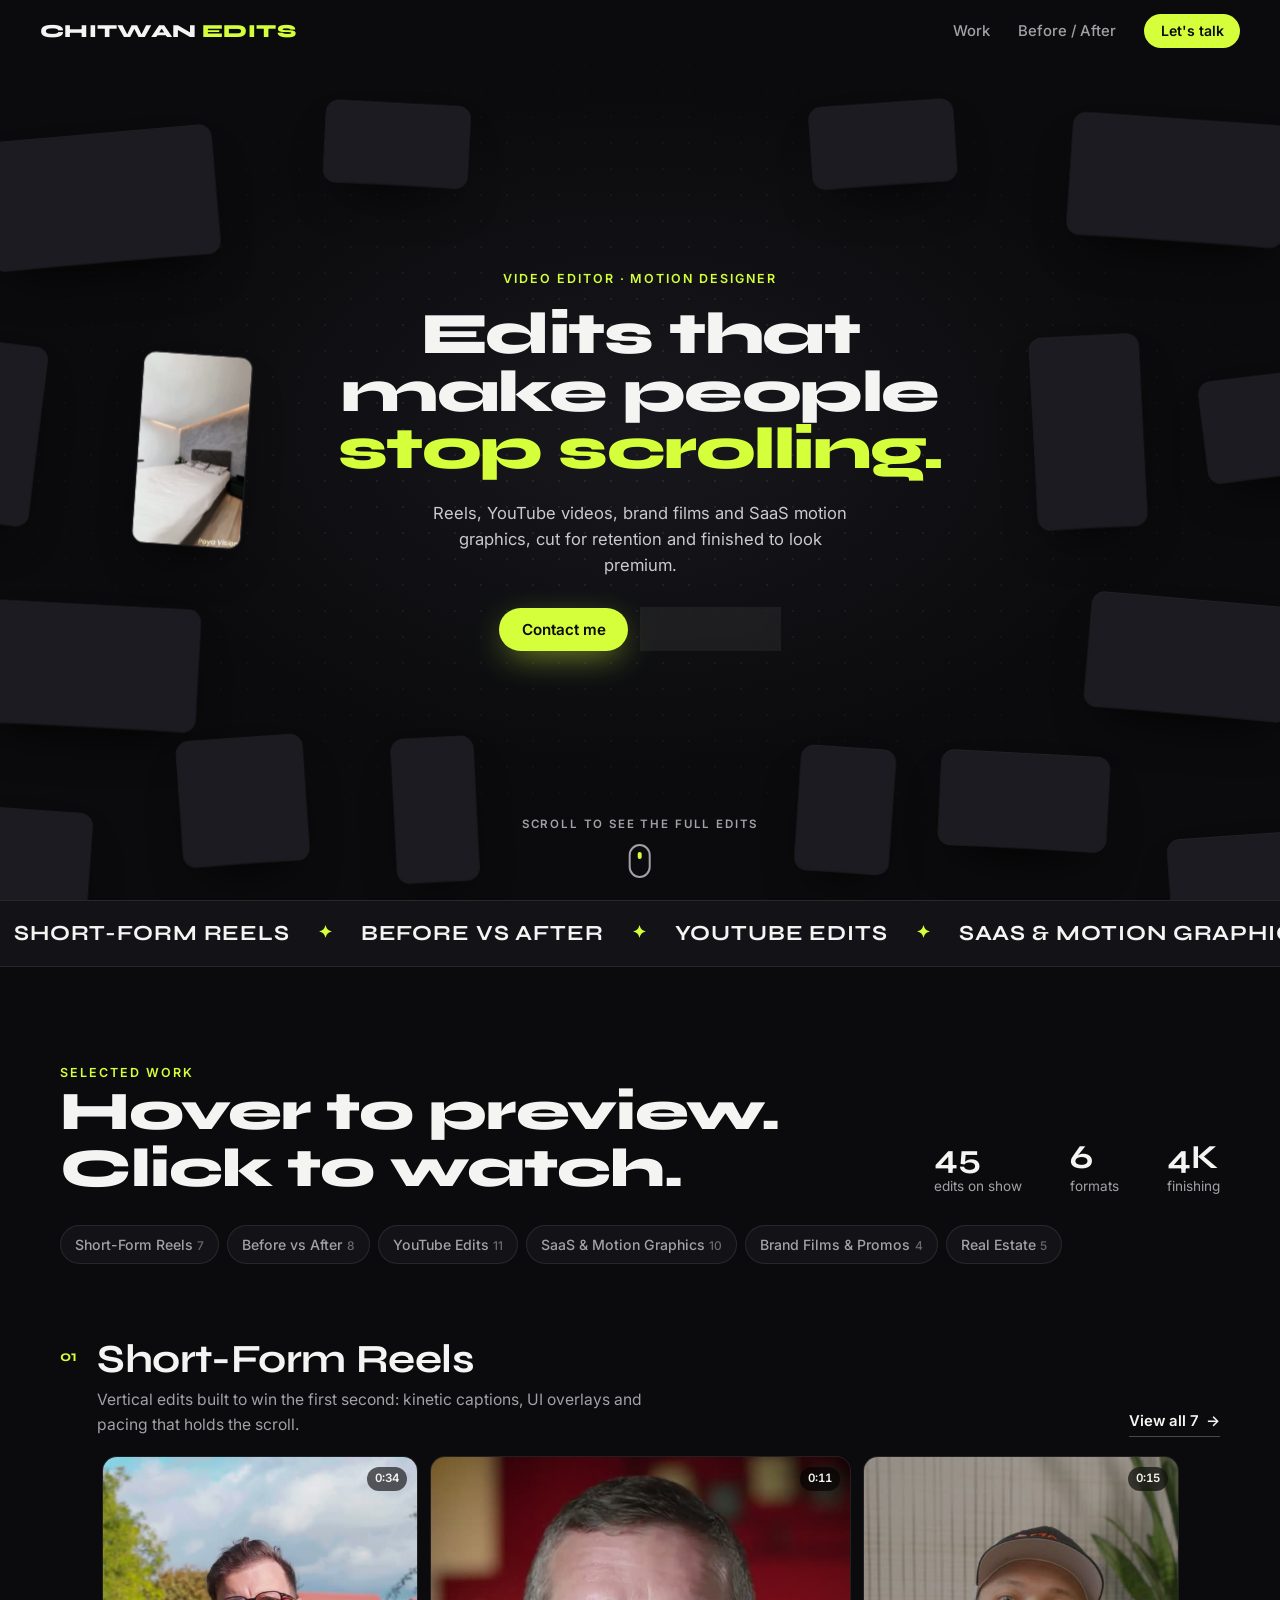
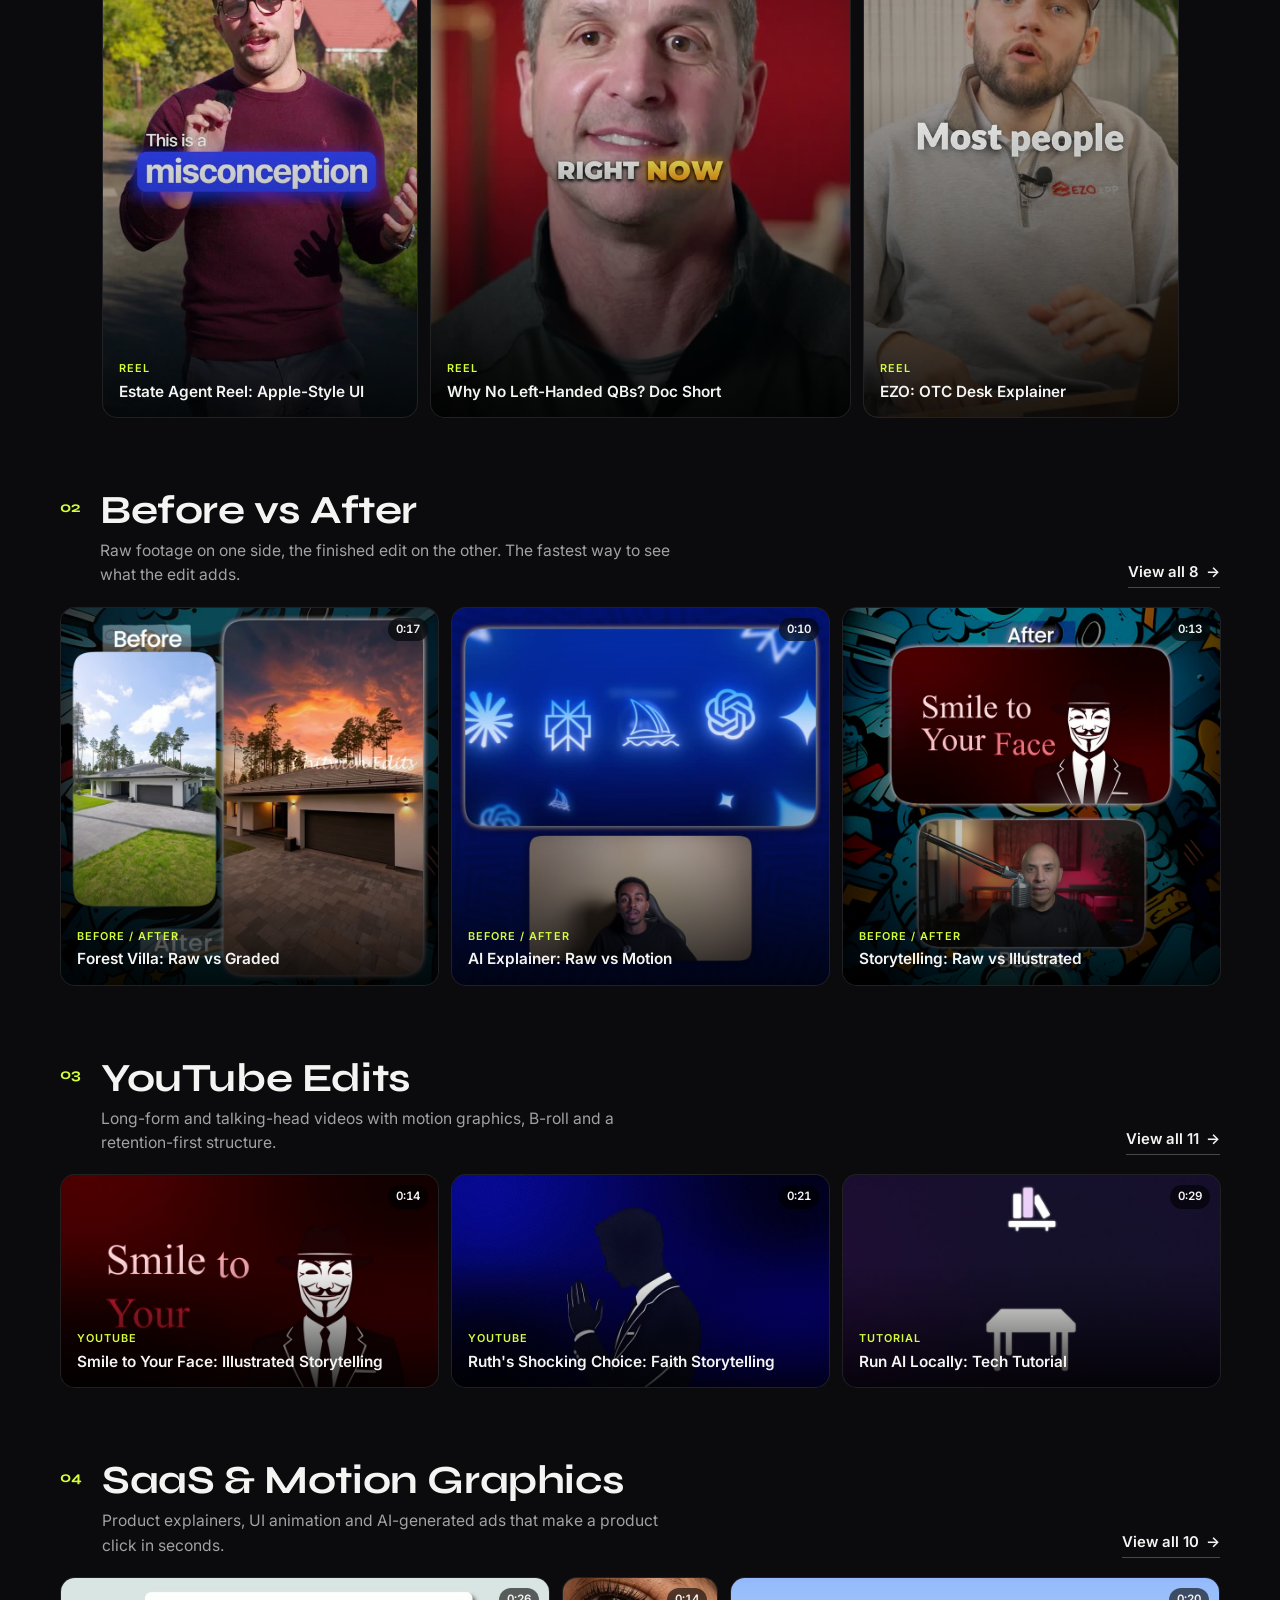
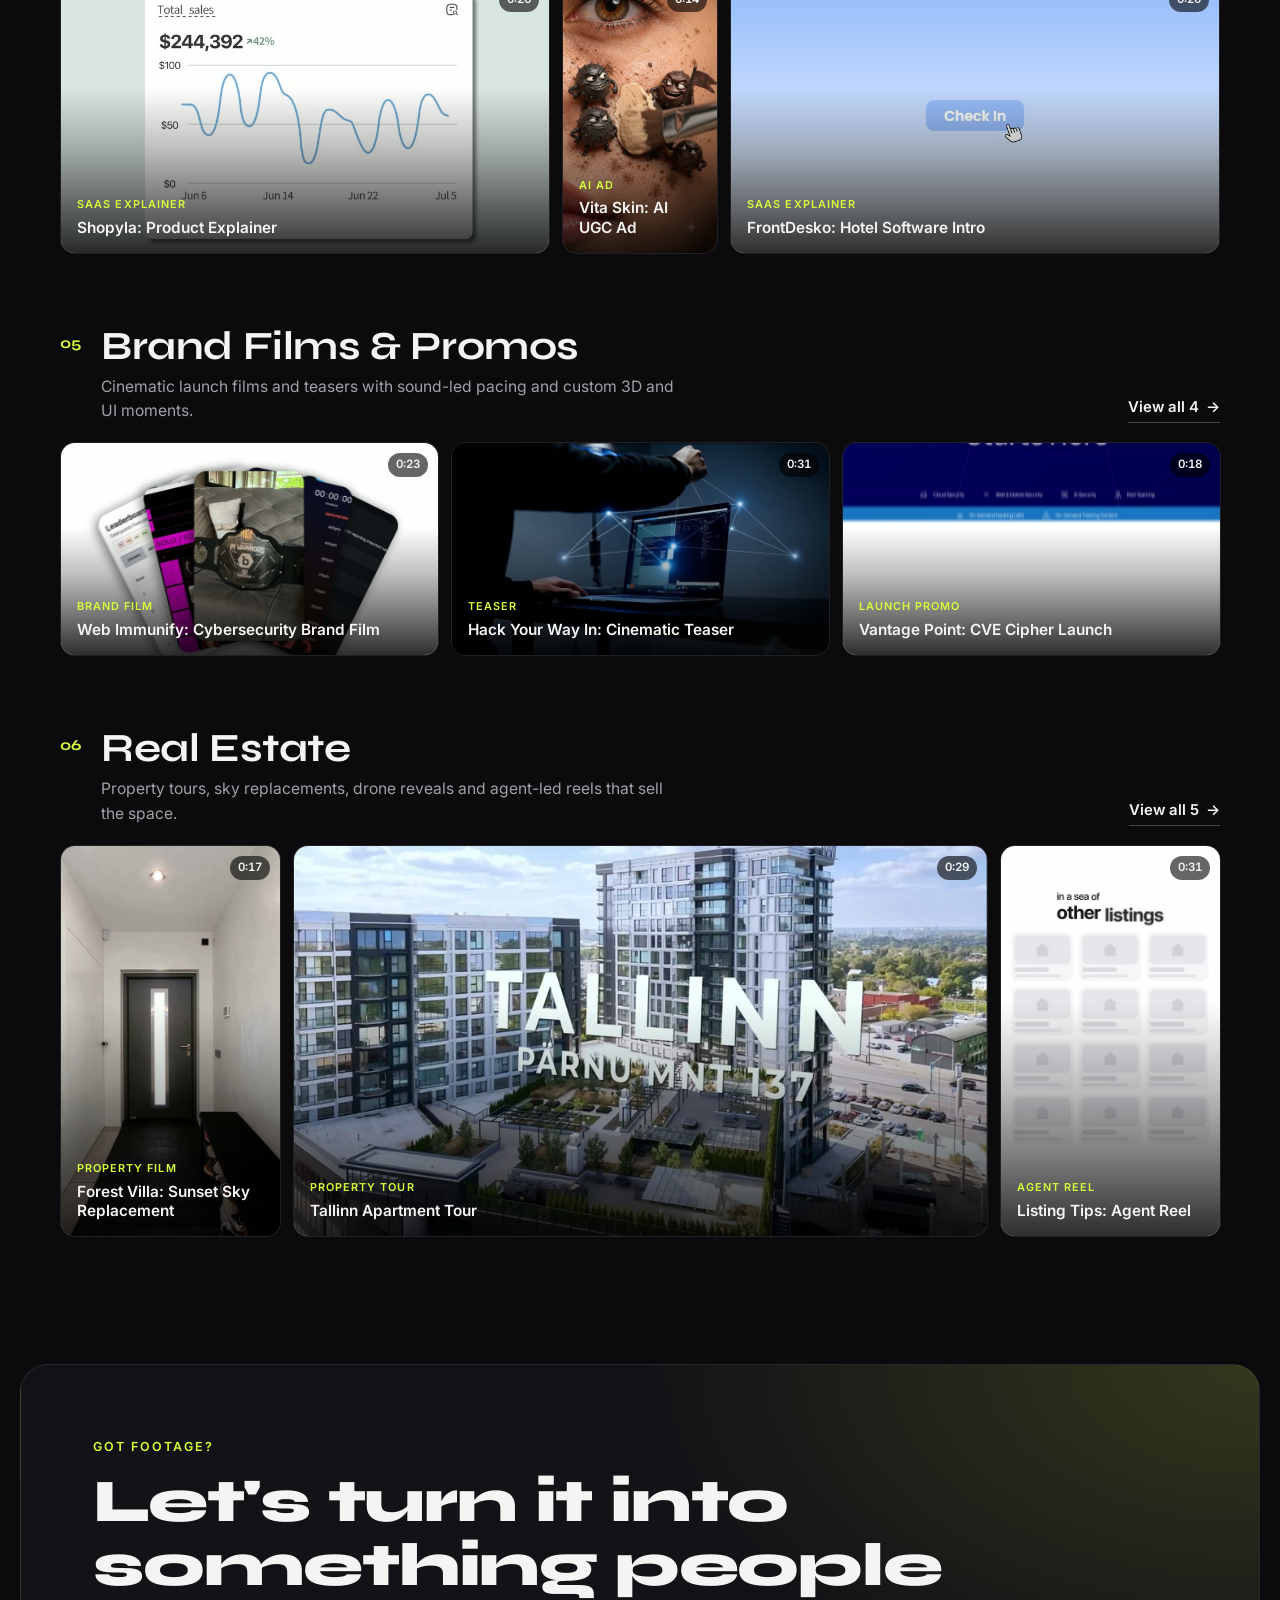
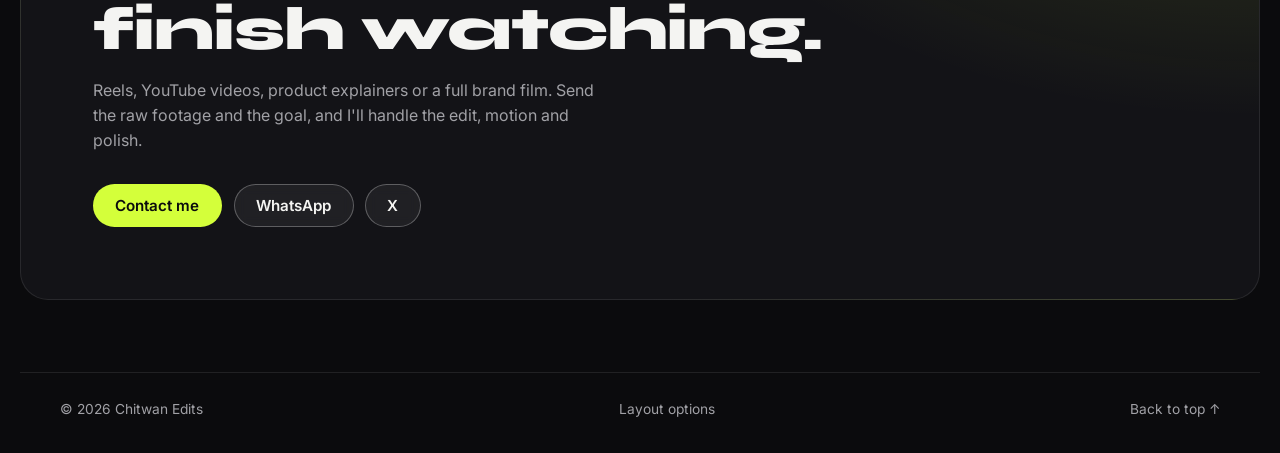
<file: site/index.html>
<!doctype html>
<html lang="en">
<head>
  <meta charset="utf-8">
  <meta name="viewport" content="width=device-width, initial-scale=1">
  <title>Chitwan Edits | Video Editor for Reels, YouTube &amp; Brands</title>
  <meta name="description" content="Chitwan Edits: short-form reels, YouTube edits, brand films, SaaS motion graphics and real estate videos, cut for retention and finished to look premium.">
  <meta property="og:title" content="Chitwan Edits | Video Editor">
  <meta property="og:description" content="Reels, YouTube edits, brand films and motion graphics that make people stop scrolling.">
  <meta property="og:type" content="website">
  <meta property="og:url" content="https://chitwanedits.com/">
  <meta property="og:image" content="https://chitwanedits.com/assets/img/share.jpg">
  <meta property="og:image:width" content="1200">
  <meta property="og:image:height" content="630">
  <meta property="og:image:alt" content="Chitwan Edits: edits that make people stop scrolling">
  <meta property="og:site_name" content="Chitwan Edits">
  <meta name="twitter:card" content="summary_large_image">
  <meta name="theme-color" content="#0b0b0d">
  <link rel="icon" href="data:image/svg+xml,%3Csvg xmlns='http://www.w3.org/2000/svg' viewBox='0 0 64 64'%3E%3Crect width='64' height='64' rx='14' fill='%23d4ff3a'/%3E%3Cpath d='M26 20l20 12-20 12z' fill='%230b0b0d'/%3E%3C/svg%3E">
  <link rel="preconnect" href="https://fonts.googleapis.com">
  <link rel="preconnect" href="https://fonts.gstatic.com" crossorigin>
  <link href="https://fonts.googleapis.com/css2?family=Inter:wght@400;500;600&family=Syne:wght@700;800&display=swap" rel="stylesheet">
  <link rel="stylesheet" href="assets/css/style.css">
</head>
<body data-page="home">
  <header class="nav">
    <a class="brand" href="index.html" aria-label="Chitwan Edits home">Chitwan<span>Edits</span></a>
    <nav class="nav-links" aria-label="Main">
      <a href="#work">Work</a>
      <a class="hide-sm" href="work.html?c=before-after">Before / After</a>
      <a class="btn btn-accent btn-small" href="#contact" data-contact>Let's talk</a>
    </nav>
  </header>

  <main>
    <section class="hero" id="hero">
      <div class="hero-collage" id="hero-collage" aria-hidden="true"></div>
      <div class="hero-strip" data-strip="0" aria-hidden="true"></div>
      <div class="hero-inner">
        <p class="eyebrow">Video editor · Motion designer</p>
        <h1 class="hero-title">Edits that make people <em>stop scrolling.</em></h1>
        <p class="hero-sub">Reels, YouTube videos, brand films and SaaS motion graphics, cut for retention and finished to look premium.</p>
        <div class="hero-cta">
          <a class="btn btn-accent btn-glow" href="#contact" data-contact>Contact me</a>
          <a class="btn btn-ghost" href="#work">See the work</a>
        </div>
      </div>
      <div class="hero-strip" data-strip="1" aria-hidden="true"></div>
      <a class="scroll-hint" href="#work">
        <span>Scroll to see the full edits</span>
        <span class="scroll-mouse" aria-hidden="true"></span>
      </a>
    </section>

    <div class="marquee" aria-hidden="true"><div class="marquee-track" id="marquee"></div></div>

    <section class="work wrap" id="work">
      <div class="work-intro">
        <div>
          <p class="eyebrow">Selected work</p>
          <h2>Hover to preview.<br>Click to watch.</h2>
        </div>
        <ul class="stats" id="work-stats"></ul>
      </div>
      <nav class="chips" id="cat-chips" aria-label="Jump to category"></nav>
      <div id="categories"></div>
    </section>

    <section class="clients wrap" id="clients" hidden>
      <p class="eyebrow">Trusted by</p>
      <ul class="client-list"></ul>
    </section>

    <section class="reviews wrap" id="reviews" hidden>
      <p class="eyebrow">Client words</p>
      <h2>What clients say</h2>
      <div class="review-grid"></div>
    </section>

    <section class="contact wrap" id="contact">
      <div class="contact-panel reveal">
        <p class="eyebrow">Got footage?</p>
        <h2>Let's turn it into something people finish watching.</h2>
        <p class="lead">Reels, YouTube videos, product explainers or a full brand film. Send the raw footage and the goal, and I'll handle the edit, motion and polish.</p>
        <div class="contact-links" id="contact-links"></div>
      </div>
    </section>
  </main>

  <footer class="foot wrap">
    <span>© <span data-year></span> Chitwan Edits</span>
    <button type="button" data-layout-options>Layout options</button>
    <a href="#">Back to top ↑</a>
  </footer>

  <div class="lightbox" id="lightbox" role="dialog" aria-modal="true" aria-labelledby="lb-title" hidden>
    <div class="lb-backdrop" data-close></div>
    <div class="lb-panel">
      <div class="lb-stage" id="lb-stage"></div>
      <div class="lb-meta">
        <div>
          <p class="lb-tag" id="lb-tag"></p>
          <h3 id="lb-title"></h3>
        </div>
        <div class="lb-controls">
          <button class="lb-btn" type="button" data-prev aria-label="Previous video">←</button>
          <button class="lb-btn" type="button" data-next aria-label="Next video">→</button>
          <button class="lb-btn" type="button" data-close aria-label="Close">✕</button>
        </div>
      </div>
    </div>
  </div>

  <script src="data/site.js"></script>
  <script src="data/videos.js"></script>
  <script src="assets/js/app.js"></script>
</body>
</html>
</file>
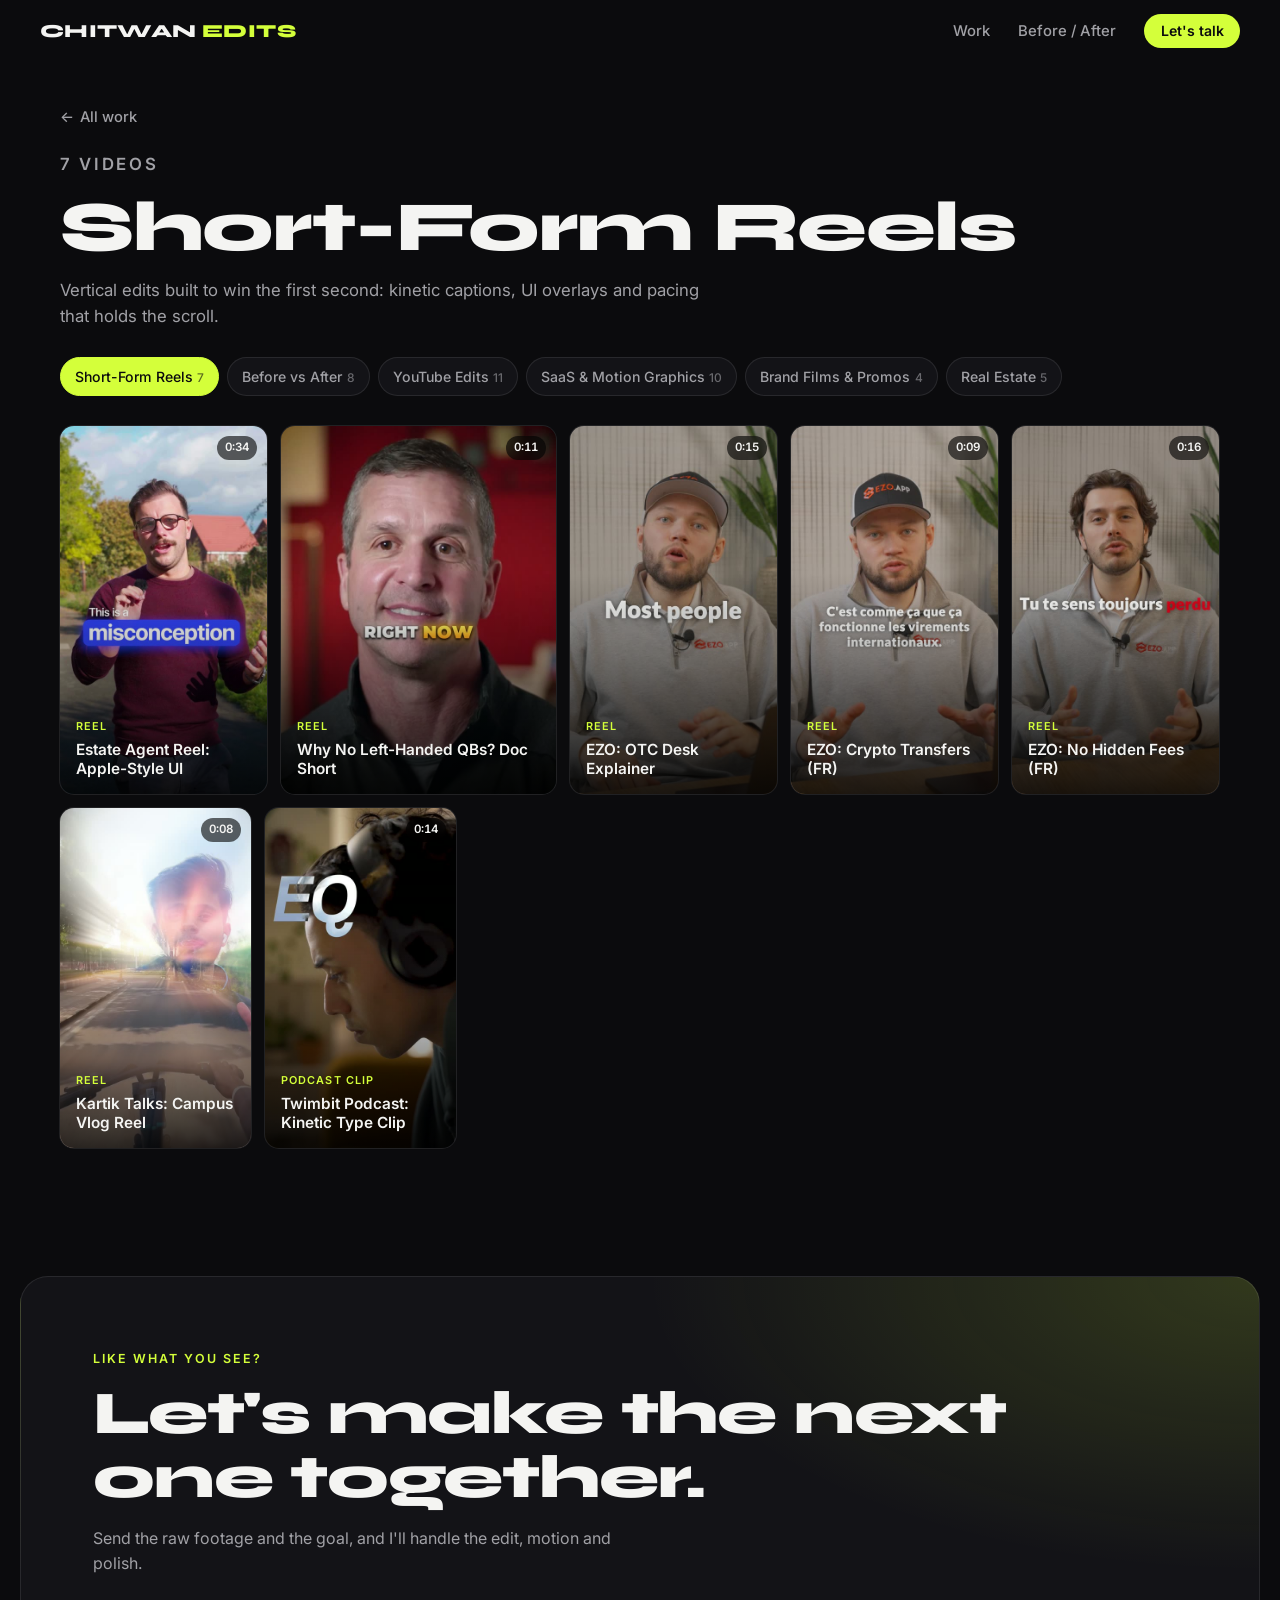
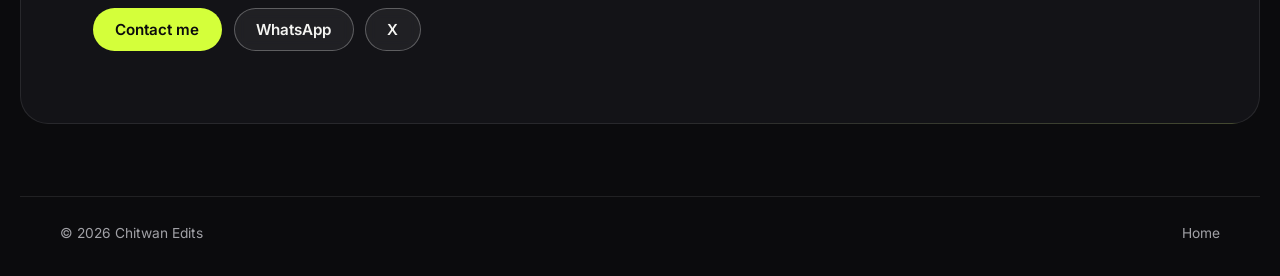
<file: site/work.html>
<!doctype html>
<html lang="en">
<head>
  <meta charset="utf-8">
  <meta name="viewport" content="width=device-width, initial-scale=1">
  <title>Work | Chitwan Edits</title>
  <meta name="description" content="Video editing portfolio by Chitwan Edits: reels, YouTube edits, brand films, motion graphics and real estate videos.">
  <meta property="og:title" content="Work | Chitwan Edits">
  <meta property="og:description" content="Reels, YouTube edits, brand films and motion graphics that make people stop scrolling.">
  <meta property="og:type" content="website">
  <meta property="og:url" content="https://chitwanedits.com/work">
  <meta property="og:image" content="https://chitwanedits.com/assets/img/share.jpg">
  <meta property="og:image:width" content="1200">
  <meta property="og:image:height" content="630">
  <meta property="og:image:alt" content="Chitwan Edits: edits that make people stop scrolling">
  <meta property="og:site_name" content="Chitwan Edits">
  <meta name="twitter:card" content="summary_large_image">
  <meta name="theme-color" content="#0b0b0d">
  <link rel="icon" href="data:image/svg+xml,%3Csvg xmlns='http://www.w3.org/2000/svg' viewBox='0 0 64 64'%3E%3Crect width='64' height='64' rx='14' fill='%23d4ff3a'/%3E%3Cpath d='M26 20l20 12-20 12z' fill='%230b0b0d'/%3E%3C/svg%3E">
  <link rel="preconnect" href="https://fonts.googleapis.com">
  <link rel="preconnect" href="https://fonts.gstatic.com" crossorigin>
  <link href="https://fonts.googleapis.com/css2?family=Inter:wght@400;500;600&family=Syne:wght@700;800&display=swap" rel="stylesheet">
  <link rel="stylesheet" href="assets/css/style.css">
</head>
<body data-page="category">
  <header class="nav">
    <a class="brand" href="index.html" aria-label="Chitwan Edits home">Chitwan<span>Edits</span></a>
    <nav class="nav-links" aria-label="Main">
      <a href="index.html#work">Work</a>
      <a class="hide-sm" href="work.html?c=before-after">Before / After</a>
      <a class="btn btn-accent btn-small" href="#contact" data-contact>Let's talk</a>
    </nav>
  </header>

  <main class="catpage wrap">
    <a class="back" href="index.html#work"><span aria-hidden="true">←</span> All work</a>
    <div class="catpage-head">
      <p class="eyebrow" id="cat-count"></p>
      <h1 id="cat-title"></h1>
      <p id="cat-blurb"></p>
    </div>
    <nav class="chips" id="cat-chips" aria-label="Categories"></nav>
    <div class="gallery" id="gallery"></div>
  </main>

  <section class="contact wrap" id="contact">
    <div class="contact-panel reveal">
      <p class="eyebrow">Like what you see?</p>
      <h2>Let's make the next one together.</h2>
      <p class="lead">Send the raw footage and the goal, and I'll handle the edit, motion and polish.</p>
      <div class="contact-links" id="contact-links"></div>
    </div>
  </section>

  <footer class="foot wrap">
    <span>© <span data-year></span> Chitwan Edits</span>
    <a href="index.html">Home</a>
  </footer>

  <div class="lightbox" id="lightbox" role="dialog" aria-modal="true" aria-labelledby="lb-title" hidden>
    <div class="lb-backdrop" data-close></div>
    <div class="lb-panel">
      <div class="lb-stage" id="lb-stage"></div>
      <div class="lb-meta">
        <div>
          <p class="lb-tag" id="lb-tag"></p>
          <h3 id="lb-title"></h3>
        </div>
        <div class="lb-controls">
          <button class="lb-btn" type="button" data-prev aria-label="Previous video">←</button>
          <button class="lb-btn" type="button" data-next aria-label="Next video">→</button>
          <button class="lb-btn" type="button" data-close aria-label="Close">✕</button>
        </div>
      </div>
    </div>
  </div>

  <script src="data/site.js"></script>
  <script src="data/videos.js"></script>
  <script src="assets/js/app.js"></script>
</body>
</html>
</file>
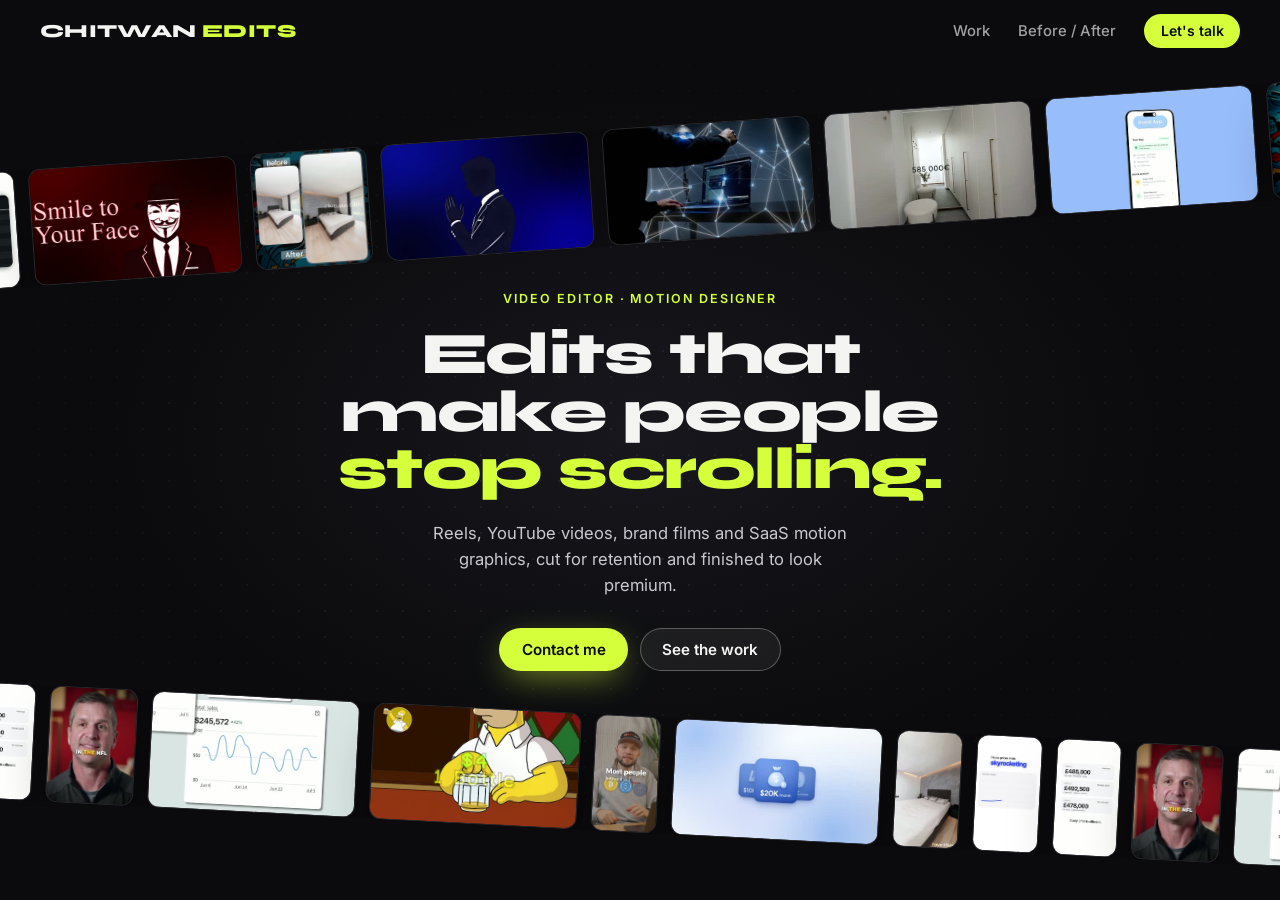
<file: tools/hero-demo.html>
<!doctype html>
<html lang="en">
<head>
<meta charset="utf-8">
<meta name="viewport" content="width=device-width, initial-scale=1">
<title>First-screen layout demo</title>
<!-- Local idea board only (not part of the website). Shown inside tools/hero-lab.html.
     ?layout=tickers | columns | mosaic | orbit | coverflow | wall -->
<link rel="preconnect" href="https://fonts.googleapis.com">
<link rel="preconnect" href="https://fonts.gstatic.com" crossorigin>
<link href="https://fonts.googleapis.com/css2?family=Inter:wght@400;500;600&family=Syne:wght@700;800&display=swap" rel="stylesheet">
<link rel="stylesheet" href="/site/assets/css/style.css">
<style>
  html, body { height: 100%; overflow: hidden; }
  .lab {
    position: relative;
    height: 100vh;
    overflow: hidden;
    isolation: isolate;
    background: radial-gradient(55% 50% at 50% 48%, #17171d 0%, var(--bg) 75%);
  }
  .lab::before {
    content: '';
    position: absolute;
    inset: 0;
    z-index: -1;
    background-image: radial-gradient(rgba(255, 255, 255, 0.07) 1px, transparent 1px);
    background-size: 26px 26px;
    -webkit-mask-image: radial-gradient(70% 60% at 50% 50%, #000 20%, transparent 85%);
    mask-image: radial-gradient(70% 60% at 50% 50%, #000 20%, transparent 85%);
  }
  .copy { position: relative; z-index: 3; width: min(640px, 88vw); text-align: center; }
  .copy .hero-title { font-size: clamp(2.1rem, 4.6vw, 4.5rem); }
  @media (max-width: 560px) { .copy .hero-title { font-size: 2.15rem; } .copy .hero-sub { font-size: 0.97rem; } }

  .clip {
    position: relative;
    flex: none;
    overflow: hidden;
    border-radius: 12px;
    background: #15151a;
    border: 1px solid rgba(255, 255, 255, 0.08);
    box-shadow: 0 24px 60px -24px rgba(0, 0, 0, 0.9);
  }
  .clip video { display: block; width: 100%; height: 100%; object-fit: cover; }

  /* ---------- 2 · Ticker rows: two tilted rows that never stop, in opposite directions ---------- */
  [data-layout="tickers"] { display: flex; flex-direction: column; align-items: center; justify-content: center; gap: clamp(22px, 5vh, 52px); padding-top: 60px; }
  .ticker { --h: clamp(80px, 13vh, 150px); width: 130%; overflow: hidden; transform: rotate(-4deg); }
  .ticker.rev { transform: rotate(3deg); }
  .ticker .track { display: flex; width: max-content; animation: tick 48s linear infinite; }
  .ticker.rev .track { animation-direction: reverse; animation-duration: 54s; }
  .ticker .clip { height: var(--h); width: calc(var(--h) * var(--a)); margin-right: 14px; }
  @keyframes tick { to { transform: translateX(-50%); } }
  @media (max-width: 560px) { .ticker { --h: 96px; } }

  /* ---------- 3 · Side columns: vertical conveyors at the sides; on smaller screens a wall under the headline ---------- */
  .cols { pointer-events: none; }
  .col { overflow: hidden; -webkit-mask-image: linear-gradient(transparent, #000 14%, #000 86%, transparent); mask-image: linear-gradient(transparent, #000 14%, #000 86%, transparent); }
  .col .track { display: flex; flex-direction: column; animation: climb var(--speed, 36s) linear infinite; }
  .col.down .track { animation-direction: reverse; }
  .col .clip { width: 100%; aspect-ratio: var(--a); margin-bottom: 14px; }
  @keyframes climb { to { transform: translateY(-50%); } }
  @media (min-width: 1100px) {
    [data-layout="columns"] { display: grid; place-items: center; }
    [data-layout="columns"] .copy { width: min(560px, 40vw); }
    .cols { position: absolute; inset: 0; --cw: clamp(130px, 11.5vw, 190px); }
    .col { position: absolute; top: 0; bottom: 0; width: var(--cw); }
    .col:nth-child(1) { left: 2.5vw; }
    .col:nth-child(2) { left: calc(2.5vw + var(--cw) + 14px); }
    .col:nth-child(3) { right: calc(2.5vw + var(--cw) + 14px); }
    .col:nth-child(4) { right: 2.5vw; }
  }
  @media (max-width: 1099px) {
    [data-layout="columns"] { display: flex; flex-direction: column; align-items: center; padding-top: 96px; }
    .cols {
      flex: 1;
      width: 100%;
      min-height: 0;
      display: grid;
      grid-template-columns: repeat(4, 1fr);
      gap: 10px;
      margin-top: 26px;
      padding: 0 12px;
      -webkit-mask-image: linear-gradient(transparent, #000 22%);
      mask-image: linear-gradient(transparent, #000 22%);
    }
    .col { -webkit-mask-image: none; mask-image: none; }
  }
  @media (max-width: 600px) {
    .cols { grid-template-columns: repeat(3, 1fr); }
    .col:nth-child(4) { display: none; }
  }

  /* ---------- 4 · Mosaic frame: a contact-sheet grid with the headline in the middle ---------- */
  [data-layout="mosaic"] { display: grid; gap: 10px; padding: 76px 12px 12px; }
  .cell { width: 100%; height: 100%; min-height: 0; }
  @media (min-width: 900px) {
    [data-layout="mosaic"] { grid-template-columns: repeat(6, 1fr); grid-template-rows: 1fr 1.6fr 1.6fr 1fr; }
    [data-layout="mosaic"] .copy { grid-column: 2 / 6; grid-row: 2 / 4; align-self: center; justify-self: center; width: min(620px, 100%); }
    [data-layout="mosaic"] .copy .hero-title { font-size: clamp(2rem, 3.5vw, 3.6rem); }
    .cell { grid-row: var(--r); grid-column: var(--c); }
  }
  @media (max-width: 899px) {
    [data-layout="mosaic"] { grid-template-columns: repeat(3, 1fr); grid-template-rows: auto repeat(3, 1fr); padding-top: 96px; }
    [data-layout="mosaic"] .copy { grid-column: 1 / -1; justify-self: center; margin-bottom: 18px; }
    .cell:nth-of-type(n + 11) { display: none; }
  }

  /* ---------- 5 · Orbit: clips circling the headline (positions set by script) ---------- */
  [data-layout="orbit"] { display: grid; place-items: center; padding-top: 40px; }
  .orbit { position: absolute; inset: 0; pointer-events: none; }
  .o-card { position: absolute; left: 0; top: 0; will-change: transform, opacity; }

  /* ---------- 6 · Split + carousel: headline on one side, a turning 3D carousel on the other ---------- */
  .flow {
    position: relative;
    overflow: hidden;
    perspective: 1200px;
    -webkit-mask-image: linear-gradient(to right, transparent, #000 18%, #000 82%, transparent);
    mask-image: linear-gradient(to right, transparent, #000 18%, #000 82%, transparent);
  }
  .f-card {
    position: absolute;
    left: 50%;
    top: 50%;
    width: var(--fw);
    aspect-ratio: 1;
    transition: transform 0.8s cubic-bezier(0.2, 0.7, 0.2, 1), opacity 0.8s, filter 0.8s;
  }
  @media (min-width: 900px) {
    [data-layout="coverflow"] { display: grid; grid-template-columns: 1fr 1.1fr; align-items: center; padding: 64px 4vw 0; }
    [data-layout="coverflow"] .copy { justify-self: end; width: min(540px, 100%); text-align: left; }
    [data-layout="coverflow"] .copy .hero-sub { margin-left: 0; }
    [data-layout="coverflow"] .copy .hero-cta { justify-content: flex-start; }
    .flow { height: 70vh; --fw: clamp(220px, 22vw, 340px); }
  }
  @media (max-width: 899px) {
    [data-layout="coverflow"] { display: flex; flex-direction: column; align-items: center; padding-top: 96px; }
    .flow { width: 100%; flex: 1; --fw: min(58vw, 300px); }
  }

  /* ---------- 7 · 3D floor: a tilted wall of clips rolling towards the viewer under the headline ---------- */
  [data-layout="wall"] { display: flex; flex-direction: column; align-items: center; padding-top: clamp(84px, 12vh, 124px); }
  .wall-wrap {
    position: absolute;
    left: 0;
    right: 0;
    bottom: 0;
    top: 54%; /* moved to just under the buttons by the script */
    z-index: 1;
    overflow: hidden;
    perspective: 700px;
    perspective-origin: 50% -20%;
    -webkit-mask-image: linear-gradient(transparent, #000 50%);
    mask-image: linear-gradient(transparent, #000 50%);
  }
  .wall-plane { position: absolute; left: 50%; top: 0; width: 150%; transform: translateX(-50%) rotateX(52deg); transform-origin: 50% 0; }
  .wall-grid { display: grid; grid-template-columns: repeat(6, 1fr); column-gap: 18px; animation: roll 44s linear infinite; }
  .wall-grid .clip { aspect-ratio: 16 / 10; margin-bottom: 18px; }
  @keyframes roll { from { transform: translateY(-50%); } to { transform: translateY(0); } }
  @media (max-width: 760px) {
    .wall-plane { width: 150%; transform: translateX(-50%) rotateX(58deg); }
    .wall-grid { grid-template-columns: repeat(4, 1fr); column-gap: 10px; }
    .wall-grid .clip { margin-bottom: 10px; }
  }
</style>
</head>
<body>
  <header class="nav">
    <a class="brand" href="#">Chitwan<span>Edits</span></a>
    <nav class="nav-links">
      <a href="#">Work</a>
      <a class="hide-sm" href="#">Before / After</a>
      <a class="btn btn-accent btn-small" href="#">Let's talk</a>
    </nav>
  </header>

  <main class="lab" id="lab">
    <div class="copy">
      <p class="eyebrow">Video editor · Motion designer</p>
      <h1 class="hero-title">Edits that make people <em>stop scrolling.</em></h1>
      <p class="hero-sub">Reels, YouTube videos, brand films and SaaS motion graphics, cut for retention and finished to look premium.</p>
      <div class="hero-cta">
        <a class="btn btn-accent btn-glow" href="#">Contact me</a>
        <a class="btn btn-ghost" href="#">See the work</a>
      </div>
    </div>
  </main>

  <script src="/site/data/videos.js"></script>
  <script>
  (() => {
    const layout = new URLSearchParams(location.search).get('layout') || 'tickers';
    const lab = document.getElementById('lab');
    const copy = lab.querySelector('.copy');
    const tiles = (window.CE_DATA && window.CE_DATA.tiles) || [];
    lab.dataset.layout = layout;

    const clip = (t, { cls = '', style = '' } = {}) =>
      `<div class="clip ${cls}" style="--a:${t.aspect};${style}">`
      + `<video src="/site/${t.src}" poster="/site/${t.poster}" muted loop playsinline autoplay preload="auto"></video></div>`;
    const twice = (list) => list.concat(list); // seamless loops slide by exactly half

    const builders = {
      tickers() {
        const row = (list, cls) => `<div class="ticker ${cls}"><div class="track">${twice(list).map((t) => clip(t)).join('')}</div></div>`;
        copy.insertAdjacentHTML('beforebegin', row(tiles.filter((_, i) => i % 2 === 0), ''));
        copy.insertAdjacentHTML('afterend', row(tiles.filter((_, i) => i % 2 === 1), 'rev'));
      },

      columns() {
        const cols = [[], [], [], []];
        tiles.forEach((t, i) => cols[i % 4].push(t));
        copy.insertAdjacentHTML('afterend', `<div class="cols">${cols
          .map((list, k) => `<div class="col${k % 2 ? ' down' : ''}" style="--speed:${32 + k * 6}s"><div class="track">${twice(list).map((t) => clip(t)).join('')}</div></div>`)
          .join('')}</div>`);
      },

      mosaic() {
        const spots = [[1, 1], [1, 2], [1, 3], [1, 4], [1, 5], [1, 6], [2, 1], [3, 1], [2, 6], [3, 6], [4, 1], [4, 2], [4, 3], [4, 4], [4, 5], [4, 6]];
        copy.insertAdjacentHTML('afterend', spots
          .map(([r, c], i) => clip(tiles[i % tiles.length], { cls: 'cell', style: `--r:${r};--c:${c}` }))
          .join(''));
      },

      orbit() {
        const list = tiles.slice(0, lab.clientWidth < 700 ? 16 : 12);
        copy.insertAdjacentHTML('beforebegin', `<div class="orbit">${list.map((t) => clip(t, { cls: 'o-card' })).join('')}</div>`);
        const cards = [...lab.querySelectorAll('.o-card')];
        const MAX_SCALE = 1.15;
        const frame = (now) => {
          const W = lab.clientWidth;
          const base = W < 700 ? W * 0.28 : Math.min(190, Math.max(120, W * 0.1));
          const size = (aspect) => {
            const w = aspect >= 1 ? base : base * 0.5;
            return [w, w / aspect];
          };
          // The path goes around the headline, big enough that no card can touch the text: a rounded box
          // on wide screens, an oval on phones (wider than the screen, so the arcs above and below show).
          const copyBox = copy.getBoundingClientRect();
          const labBox = lab.getBoundingClientRect();
          const halfW = Math.max(...list.map((t) => size(t.aspect)[0])) * MAX_SCALE / 2;
          const halfH = Math.max(...list.map((t) => size(t.aspect)[1])) * MAX_SCALE / 2;
          const p = W < 700 ? 2 : 4; // superellipse power: 2 = oval, 4 = rounded box
          const k = 2 ** (1 / p); // the text box plus card margins fits exactly inside the path
          const rx = (copyBox.width / 2 + halfW + 16) * k;
          const ry = (copyBox.height / 2 + halfH + 16) * k;
          const cx = copyBox.left - labBox.left + copyBox.width / 2;
          const cy = copyBox.top - labBox.top + copyBox.height / 2;
          const spin = now * 0.0001;
          cards.forEach((card, i) => {
            const a = spin + (i / cards.length) * Math.PI * 2;
            const cos = Math.cos(a);
            const sin = Math.sin(a);
            const x = cx + rx * Math.sign(cos) * Math.abs(cos) ** (2 / p);
            const y = cy + ry * Math.sign(sin) * Math.abs(sin) ** (2 / p);
            const depth = (sin + 1) / 2; // 0 = top (far), 1 = bottom (near)
            const [w, h] = size(list[i].aspect);
            const s = 0.7 + (MAX_SCALE - 0.7) * depth;
            card.style.width = `${w}px`;
            card.style.height = `${h}px`;
            card.style.transform = `translate(${x - w / 2}px, ${y - h / 2}px) scale(${s.toFixed(3)})`;
            card.style.opacity = (0.45 + 0.55 * depth).toFixed(2);
            card.style.zIndex = Math.round(depth * 10);
          });
          requestAnimationFrame(frame);
        };
        requestAnimationFrame(frame);
      },

      coverflow() {
        const list = tiles.slice(0, 11);
        copy.insertAdjacentHTML('afterend', `<div class="flow">${list.map((t) => clip(t, { cls: 'f-card' })).join('')}</div>`);
        const cards = [...lab.querySelectorAll('.f-card')];
        let current = 0;
        const place = () => {
          const n = cards.length;
          cards.forEach((card, i) => {
            let k = i - current;
            if (k > n / 2) k -= n;
            if (k < -n / 2) k += n;
            const d = Math.abs(k);
            card.style.transform = `translate(-50%, -50%) translateX(${k * 52}%) translateZ(${-d * 160}px) rotateY(${k * -32}deg)`;
            card.style.opacity = d > 3 ? 0 : (1 - d * 0.16).toFixed(2);
            card.style.filter = `brightness(${(1 - d * 0.22).toFixed(2)})`;
            card.style.zIndex = 20 - d;
          });
        };
        place();
        setInterval(() => { current = (current + 1) % cards.length; place(); }, 2600);
      },

      wall() {
        lab.insertAdjacentHTML('beforeend', '<div class="wall-wrap"><div class="wall-plane"><div class="wall-grid"></div></div></div>');
        const grid = lab.querySelector('.wall-grid');
        // Each half must be whole rows (6 across on laptops, 4 on phones) so the loop has no jump.
        const cols = getComputedStyle(grid).gridTemplateColumns.split(' ').length;
        const half = Array.from({ length: Math.ceil(16 / cols) * cols }, (_, i) => tiles[i % tiles.length]);
        grid.innerHTML = twice(half).map((t) => clip(t)).join('');
        // The floor starts just under the buttons, however tall the headline wraps.
        const wrap = lab.querySelector('.wall-wrap');
        const place = () => { wrap.style.top = `${copy.getBoundingClientRect().bottom - lab.getBoundingClientRect().top + 20}px`; };
        place();
        window.addEventListener('resize', place);
        if (document.fonts) document.fonts.ready.then(place);
      },
    };

    (builders[layout] || builders.tickers)();
  })();
  </script>
</body>
</html>
</file>
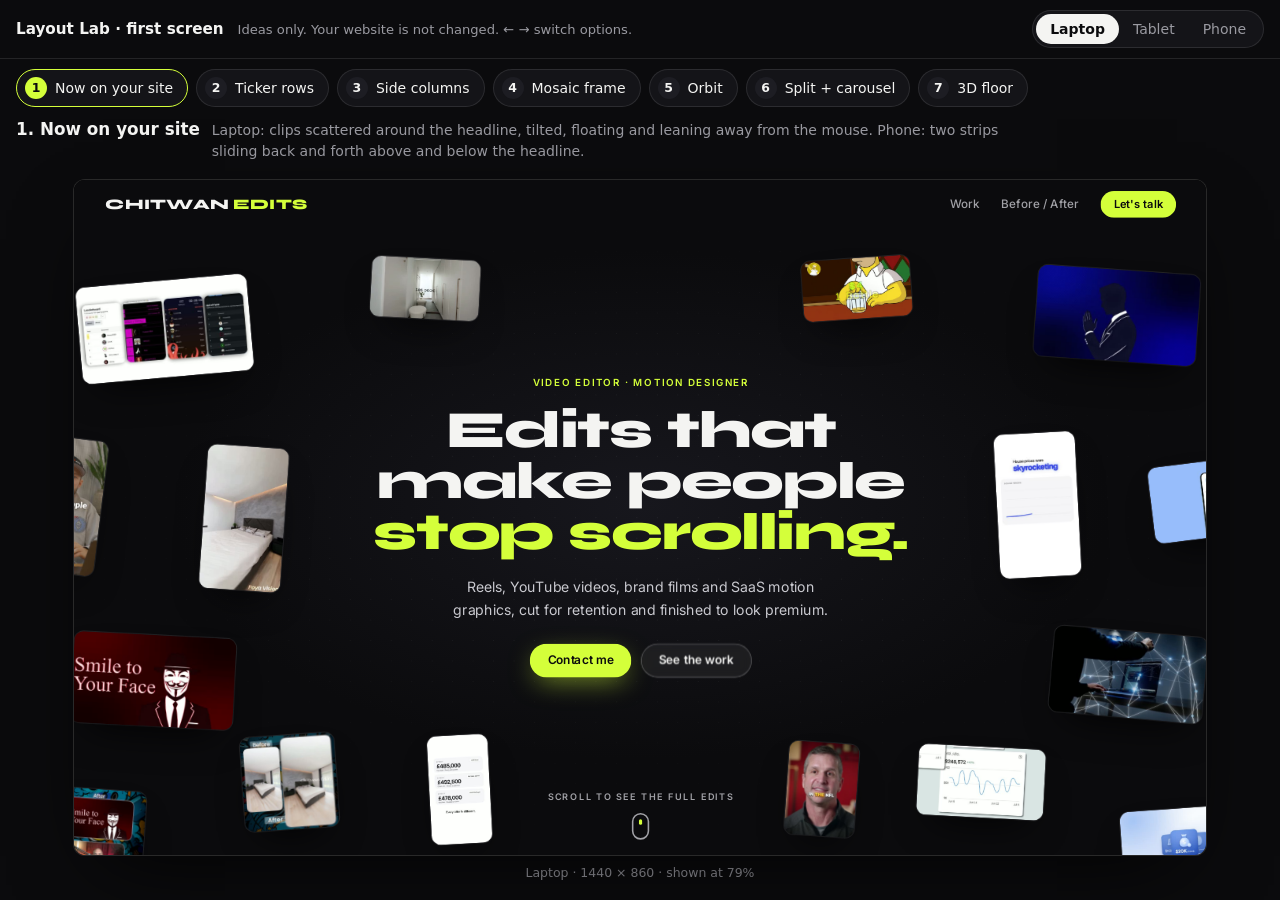
<file: tools/hero-lab.html>
<!doctype html>
<html lang="en">
<head>
<meta charset="utf-8">
<meta name="viewport" content="width=device-width, initial-scale=1">
<title>Layout Lab</title>
<!-- Local idea board for first-screen layouts. Open http://localhost:8080/tools/hero-lab.html
     while `node tools/serve.mjs` runs. Nothing here changes the website. -->
<style>
  :root { --bg: #0b0b0d; --bg-2: #141418; --bg-3: #1d1d23; --line: rgba(255, 255, 255, 0.1); --text: #f4f4f2; --muted: #9a9aa1; --accent: #d4ff3a; color-scheme: dark; }
  * { box-sizing: border-box; }
  html, body { height: 100%; margin: 0; }
  body { display: flex; flex-direction: column; background: var(--bg); color: var(--text); font: 14px/1.45 Inter, system-ui, 'Segoe UI', sans-serif; }
  button { font: inherit; color: inherit; cursor: pointer; }

  .bar { display: flex; flex-wrap: wrap; align-items: center; gap: 8px 14px; padding: 10px 16px; border-bottom: 1px solid var(--line); }
  .bar strong { font-size: 0.95rem; }
  .note { color: var(--muted); font-size: 0.82rem; }
  .sizes { display: inline-flex; margin-left: auto; padding: 3px; border: 1px solid var(--line); border-radius: 999px; background: var(--bg-2); }
  .sizes button { padding: 5px 14px; border: 0; border-radius: 999px; background: none; color: var(--muted); }
  .sizes button.on { background: var(--text); color: #0b0b0d; font-weight: 600; }

  .options { display: flex; flex-wrap: wrap; gap: 8px; padding: 10px 16px 0; }
  .options button { flex: none; display: flex; align-items: center; gap: 8px; padding: 7px 14px 7px 8px; border: 1px solid var(--line); border-radius: 999px; background: var(--bg-2); white-space: nowrap; }
  .options button span { display: grid; place-items: center; width: 22px; height: 22px; border-radius: 50%; background: var(--bg-3); font-size: 0.78rem; font-weight: 700; }
  .options button.on { border-color: var(--accent); }
  .options button.on span { background: var(--accent); color: #0b0b0d; }

  .about { display: flex; flex-wrap: wrap; align-items: baseline; gap: 4px 12px; padding: 10px 16px; }
  .about h1 { margin: 0; font-size: 1.05rem; }
  .about p { margin: 0; color: var(--muted); max-width: 90ch; }

  .stage { flex: 1; min-height: 0; display: grid; place-items: center; padding: 6px 16px 16px; }
  .device { position: relative; overflow: hidden; border: 1px solid rgba(255, 255, 255, 0.16); border-radius: 12px; background: #000; box-shadow: 0 30px 80px -30px rgba(0, 0, 0, 0.9); }
  .device.phone { border-width: 6px; border-color: #26262c; border-radius: 30px; }
  .device iframe { position: absolute; left: 0; top: 0; border: 0; transform-origin: 0 0; background: var(--bg); }
  .size-label { margin-top: 8px; text-align: center; color: var(--muted); font-size: 0.78rem; }
</style>
</head>
<body>
  <div class="bar">
    <strong>Layout Lab · first screen</strong>
    <span class="note">Ideas only. Your website is not changed. ← → switch options.</span>
    <div class="sizes" id="sizes">
      <button type="button" data-size="laptop">Laptop</button>
      <button type="button" data-size="tablet">Tablet</button>
      <button type="button" data-size="phone">Phone</button>
    </div>
  </div>
  <div class="options" id="options"></div>
  <div class="about"><h1 id="name"></h1><p id="desc"></p></div>
  <div class="stage" id="stage">
    <div>
      <div class="device" id="device"><iframe id="frame" title="Layout preview"></iframe></div>
      <div class="size-label" id="size-label"></div>
    </div>
  </div>

<script>
(() => {
  const OPTIONS = [
    { id: 'current', name: 'Now on your site', desc: 'Laptop: clips scattered around the headline, tilted, floating and leaning away from the mouse. Phone: two strips sliding back and forth above and below the headline.' },
    { id: 'tickers', name: 'Ticker rows', desc: 'Two tilted rows that never stop sliding, in opposite directions, like a news ticker. The same idea on every screen, just smaller on phones.' },
    { id: 'columns', name: 'Side columns', desc: 'Laptop: four columns of clips rolling up and down on both sides of the headline. Tablet and phone: the headline on top with a moving wall of columns underneath.' },
    { id: 'mosaic', name: 'Mosaic frame', desc: 'Laptop: a tidy grid of clips framing the headline like a contact sheet. Tablet and phone: headline on top, a 3 × 3 grid of clips below.' },
    { id: 'orbit', name: 'Orbit', desc: 'Clips slowly circle the headline, coming closer and brighter as they pass underneath. On phones you see the arcs above and below the headline.' },
    { id: 'coverflow', name: 'Split + carousel', desc: 'Laptop: headline on the left, a 3D carousel of clips on the right that turns every few seconds. Tablet and phone: the carousel sits under the headline.' },
    { id: 'wall', name: '3D floor', desc: 'A tilted floor of clips under the headline that rolls slowly towards the viewer and fades into the background.' },
  ];
  const SIZES = {
    laptop: { w: 1440, h: 860, label: 'Laptop · 1440 × 860' },
    tablet: { w: 820, h: 1180, label: 'Tablet · 820 × 1180' },
    phone: { w: 390, h: 844, label: 'Phone · 390 × 844' },
  };

  const frame = document.getElementById('frame');
  const device = document.getElementById('device');
  const stage = document.getElementById('stage');
  let [optId, size] = location.hash.slice(1).split('/');
  if (!OPTIONS.some((o) => o.id === optId)) optId = 'current';
  if (!SIZES[size]) size = 'laptop';

  document.getElementById('options').innerHTML = OPTIONS
    .map((o, i) => `<button type="button" data-opt="${o.id}"><span>${i + 1}</span>${o.name}</button>`)
    .join('');

  const src = (id) => (id === 'current' ? '/site/index.html' : `hero-demo.html?layout=${id}`);

  function fit() {
    const s = SIZES[size];
    const availW = stage.clientWidth - 32 - 12;
    const availH = stage.clientHeight - 22 - 30;
    const scale = Math.min(1, availW / s.w, availH / s.h);
    frame.style.width = `${s.w}px`;
    frame.style.height = `${s.h}px`;
    frame.style.transform = `scale(${scale})`;
    device.style.width = `${Math.round(s.w * scale)}px`;
    device.style.height = `${Math.round(s.h * scale)}px`;
    document.getElementById('size-label').textContent = `${s.label}${scale < 1 ? ` · shown at ${Math.round(scale * 100)}%` : ''}`;
  }

  function show() {
    const opt = OPTIONS.find((o) => o.id === optId);
    document.querySelectorAll('[data-opt]').forEach((b) => b.classList.toggle('on', b.dataset.opt === optId));
    document.querySelectorAll('[data-size]').forEach((b) => b.classList.toggle('on', b.dataset.size === size));
    document.getElementById('name').textContent = `${OPTIONS.indexOf(opt) + 1}. ${opt.name}`;
    document.getElementById('desc').textContent = opt.desc;
    device.classList.toggle('phone', size === 'phone');
    history.replaceState(null, '', `#${optId}/${size}`);
    fit();
    const next = new URL(src(optId), location.href).href;
    if (frame.src !== next) frame.src = next;
    else frame.contentWindow.location.reload(); // size changed: reload so the layout starts fresh at the new size
  }

  document.getElementById('options').addEventListener('click', (e) => {
    const b = e.target.closest('[data-opt]');
    if (b) { optId = b.dataset.opt; show(); }
  });
  document.getElementById('sizes').addEventListener('click', (e) => {
    const b = e.target.closest('[data-size]');
    if (b) { size = b.dataset.size; show(); }
  });
  document.addEventListener('keydown', (e) => {
    if (e.key !== 'ArrowLeft' && e.key !== 'ArrowRight') return;
    const i = OPTIONS.findIndex((o) => o.id === optId);
    optId = OPTIONS[(i + (e.key === 'ArrowRight' ? 1 : -1) + OPTIONS.length) % OPTIONS.length].id;
    show();
  });
  window.addEventListener('resize', fit);
  show();
})();
</script>
</body>
</html>
</file>
<file: site/assets/css/style.css>
:root {
  --bg: #0b0b0d;
  --bg-2: #131317;
  --bg-3: #1b1b21;
  --line: rgba(255, 255, 255, 0.09);
  --text: #f4f4f2;
  --muted: #a1a1a6;
  --accent: #d4ff3a;
  --accent-ink: #0b0b0d;
  --radius: 14px;
  --gap: 14px;
  --wrap: 1240px;
  --display: 'Syne', 'Arial Black', sans-serif;
  --body: 'Inter', system-ui, -apple-system, 'Segoe UI', sans-serif;
  color-scheme: dark;
}

*, *::before, *::after { box-sizing: border-box; }
html { scroll-behavior: smooth; -webkit-text-size-adjust: 100%; }
body {
  margin: 0;
  background: var(--bg);
  color: var(--text);
  font-family: var(--body);
  font-size: 16px;
  line-height: 1.55;
  -webkit-font-smoothing: antialiased;
  overflow-x: hidden;
}
img, video { display: block; max-width: 100%; }
a { color: inherit; text-decoration: none; }
button { font: inherit; color: inherit; background: none; border: 0; padding: 0; cursor: pointer; }
h1, h2, h3 { margin: 0; font-family: var(--display); font-weight: 700; line-height: 1.05; letter-spacing: -0.01em; }
p { margin: 0; }
:focus-visible { outline: 2px solid var(--accent); outline-offset: 3px; border-radius: 6px; }

.wrap { width: 100%; max-width: var(--wrap); margin: 0 auto; padding: 0 clamp(16px, 4vw, 40px); }
.eyebrow {
  font-size: 0.78rem;
  font-weight: 600;
  letter-spacing: 0.16em;
  text-transform: uppercase;
  color: var(--accent);
}

/* ---------- Buttons ---------- */
.btn {
  display: inline-flex;
  align-items: center;
  gap: 0.5em;
  padding: 0.85em 1.4em;
  border-radius: 999px;
  font-weight: 600;
  font-size: 0.95rem;
  line-height: 1;
  border: 1px solid transparent;
  transition: transform 0.2s ease, background 0.2s ease, border-color 0.2s ease, color 0.2s ease;
  white-space: nowrap;
}
.btn:hover { transform: translateY(-2px); }
.btn-accent { background: var(--accent); color: var(--accent-ink); }
.btn-accent:hover { background: #e3ff7a; }
.btn-ghost { border-color: rgba(255, 255, 255, 0.28); background: rgba(255, 255, 255, 0.06); backdrop-filter: blur(6px); }
.btn-ghost:hover { border-color: var(--text); }
.btn-small { padding: 0.65em 1.1em; font-size: 0.88rem; }
.btn-glow { box-shadow: 0 10px 34px -8px rgba(212, 255, 58, 0.6); transition: transform 0.2s ease, background 0.2s ease, box-shadow 0.2s ease; }
.btn-glow:hover { box-shadow: 0 14px 42px -8px rgba(212, 255, 58, 0.8); }

/* ---------- Nav ---------- */
.nav {
  position: fixed;
  inset: 0 0 auto 0;
  z-index: 50;
  display: flex;
  align-items: center;
  justify-content: space-between;
  gap: 16px;
  padding: 14px clamp(16px, 4vw, 40px);
  transition: background 0.3s ease, border-color 0.3s ease, padding 0.3s ease;
  border-bottom: 1px solid transparent;
}
.nav.scrolled {
  background: rgba(11, 11, 13, 0.78);
  backdrop-filter: blur(14px);
  -webkit-backdrop-filter: blur(14px);
  border-bottom-color: var(--line);
  padding-top: 10px;
  padding-bottom: 10px;
}
.brand {
  font-family: var(--display);
  font-weight: 800;
  font-size: 1.15rem;
  letter-spacing: 0.02em;
  text-transform: uppercase;
}
.brand span { color: var(--accent); margin-left: 0.3em; }
.nav-links { display: flex; align-items: center; gap: clamp(12px, 2.4vw, 28px); font-size: 0.93rem; font-weight: 500; }
.nav-links a:not(.btn) { color: var(--muted); transition: color 0.2s; }
.nav-links a:not(.btn):hover, .nav-links a[aria-current='page'] { color: var(--text); }

/* ---------- Hero: headline on a clean background, clips scattered around it ---------- */
.hero {
  position: relative;
  min-height: max(100svh, 620px);
  display: flex;
  flex-direction: column;
  align-items: center;
  justify-content: center;
  overflow: hidden;
  isolation: isolate;
  background: radial-gradient(55% 50% at 50% 48%, #17171d 0%, var(--bg) 75%);
}
.hero::before {
  content: '';
  position: absolute;
  inset: 0;
  z-index: -1;
  background-image: radial-gradient(rgba(255, 255, 255, 0.07) 1px, transparent 1px);
  background-size: 26px 26px;
  -webkit-mask-image: radial-gradient(70% 60% at 50% 50%, #000 20%, transparent 85%);
  mask-image: radial-gradient(70% 60% at 50% 50%, #000 20%, transparent 85%);
}
.hero-inner {
  position: relative;
  z-index: 2;
  width: min(680px, 50vw);
  text-align: center;
  padding: 90px 0 70px;
}
.hero-title {
  margin-top: 18px;
  font-weight: 800;
  font-size: clamp(2.3rem, 4.6vw, 4.7rem);
  line-height: 0.98;
  letter-spacing: -0.025em;
}
.hero-title em { font-style: normal; color: var(--accent); }
.hero-sub {
  margin: 22px auto 0;
  max-width: 44ch;
  font-size: clamp(1rem, 1.3vw, 1.13rem);
  color: #c9c9cf;
}
.hero-cta { display: flex; flex-wrap: wrap; justify-content: center; gap: 12px; margin-top: 30px; }

/* Desktop: tiles scattered around the edges. Size unit shrinks on narrower screens. */
.hero-collage {
  --u: min(1vmin, 0.7vw);
  --mx: 0;
  --my: 0;
  --sy: 0;
  position: absolute;
  inset: 0;
  z-index: 1;
}
.tile {
  position: absolute;
  left: var(--x);
  top: var(--y);
  width: calc(var(--w) * var(--u));
  height: calc(var(--h) * var(--u));
  transform:
    translate(-50%, -50%)
    translate3d(calc(var(--mx) * var(--d) * -22px), calc(var(--my) * var(--d) * -16px + var(--sy) * var(--d) * -160px), 0);
  opacity: 0;
  scale: 0.82;
  transition: opacity 0.7s ease var(--delay), scale 0.9s cubic-bezier(0.2, 0.8, 0.2, 1) var(--delay);
  will-change: transform;
}
.hero.ready .tile { opacity: 1; scale: 1; }
.tile-inner {
  display: block;
  width: 100%;
  height: 100%;
  border-radius: 12px;
  overflow: hidden;
  background: var(--bg-3);
  box-shadow: 0 24px 50px -22px rgba(0, 0, 0, 0.9), 0 0 0 1px rgba(255, 255, 255, 0.1);
  transform: rotate(var(--r));
  animation: tile-float var(--float) ease-in-out infinite alternate;
  transition: box-shadow 0.25s ease, scale 0.3s ease;
}
.tile video, .tile img { width: 100%; height: 100%; object-fit: cover; }
@keyframes tile-float {
  from { transform: rotate(var(--r)) translateY(-5px); }
  to { transform: rotate(var(--r)) translateY(5px); }
}
@media (hover: hover) {
  .tile:hover { z-index: 3; }
  .tile:hover .tile-inner { scale: 1.08; box-shadow: 0 0 0 2px var(--accent), 0 24px 50px -18px rgba(212, 255, 58, 0.35); }
}

/* Phones, tablets and short screens: two drifting rows of clips above and below the text. */
.hero-strip { display: none; }
.hero.strips { --strip-h: clamp(108px, 17vw, 168px); gap: clamp(20px, 5vh, 56px); padding: 80px 0 18px; }
.hero.strips .hero-collage { display: none; }
.hero.strips .hero-strip { display: block; width: 100%; overflow: hidden; padding: 8px 0; }
.hero.strips .hero-inner { width: 100%; padding: 0 clamp(16px, 5vw, 40px); }
.strip-track {
  display: flex;
  gap: 10px;
  width: max-content;
  animation: strip-drift var(--drift-time, 30s) ease-in-out infinite alternate;
}
.hero-strip[data-strip='1'] .strip-track { animation-direction: alternate-reverse; }
@keyframes strip-drift { to { transform: translateX(var(--drift, 0px)); } }
.hero.strips .tile {
  position: relative;
  left: auto;
  top: auto;
  flex: none;
  height: var(--strip-h, 124px);
  width: calc(var(--strip-h, 124px) * var(--a));
  transform: none;
}
.hero.strips .tile-inner { animation: none; transform: none; border-radius: 10px; }

.scroll-hint {
  position: absolute;
  left: 50%;
  bottom: 22px;
  z-index: 2;
  transform: translateX(-50%);
  display: flex;
  flex-direction: column;
  align-items: center;
  gap: 10px;
  font-size: 0.72rem;
  font-weight: 600;
  letter-spacing: 0.16em;
  text-transform: uppercase;
  color: var(--muted);
  white-space: nowrap;
  transition: opacity 0.4s ease, color 0.2s;
}
.scroll-hint:hover { color: var(--text); }
.scroll-hint.gone { opacity: 0; pointer-events: none; }
.scroll-mouse {
  position: relative;
  width: 22px;
  height: 34px;
  border: 2px solid currentColor;
  border-radius: 12px;
}
.scroll-mouse::after {
  content: '';
  position: absolute;
  left: 50%;
  top: 6px;
  width: 4px;
  height: 7px;
  margin-left: -2px;
  border-radius: 2px;
  background: var(--accent);
  animation: scroll-dot 1.6s ease-in-out infinite;
}
@keyframes scroll-dot {
  0% { transform: translateY(0); opacity: 0; }
  30% { opacity: 1; }
  100% { transform: translateY(12px); opacity: 0; }
}
.hero.strips .scroll-hint { position: static; transform: none; margin-top: 4px; }

/* ---------- Hero layout options ----------
   Off by default. /option2 – /option7 (or the footer's "Layout options" switcher) set data-layout on the hero. */
.hero[data-layout] { height: max(100svh, 620px); min-height: 0; }
.hero[data-layout] .hero-collage,
.hero[data-layout] .hero-strip,
.hero[data-layout] .scroll-hint { display: none; }
.hero[data-layout] .hero-inner { z-index: 3; width: min(640px, 88vw); padding: 0; }
.hero[data-layout] .hero-title { font-size: clamp(2.1rem, 4.6vw, 4.5rem); }
@media (max-width: 560px) {
  .hero[data-layout] .hero-title { font-size: 2.15rem; }
  .hero[data-layout] .hero-sub { font-size: 0.97rem; }
}
.hclip {
  position: relative;
  flex: none;
  overflow: hidden;
  border-radius: 12px;
  background: #15151a;
  border: 1px solid rgba(255, 255, 255, 0.08);
  box-shadow: 0 24px 60px -24px rgba(0, 0, 0, 0.9);
  cursor: pointer;
}
.hclip video, .hclip img { display: block; width: 100%; height: 100%; object-fit: cover; }
.alt-track { display: flex; width: max-content; animation: alt-tick 48s linear infinite; }

/* 2 · Ticker rows: two tilted rows that never stop, in opposite directions */
.hero[data-layout="tickers"] { gap: clamp(22px, 5vh, 52px); padding-top: 60px; }
.alt-ticker { --h: clamp(80px, 13vh, 150px); flex: none; width: 130%; overflow: hidden; transform: rotate(-4deg); }
.alt-ticker.rev { transform: rotate(3deg); }
.alt-ticker.rev .alt-track { animation-direction: reverse; animation-duration: 54s; }
.alt-ticker .hclip { height: var(--h); width: calc(var(--h) * var(--a)); margin-right: 14px; }
@keyframes alt-tick { to { transform: translateX(-50%); } }
@media (max-width: 560px) { .alt-ticker { --h: 96px; } }

/* 3 · Side columns: vertical conveyors at the sides; on smaller screens a wall under the headline */
.alt-col { overflow: hidden; -webkit-mask-image: linear-gradient(transparent, #000 14%, #000 86%, transparent); mask-image: linear-gradient(transparent, #000 14%, #000 86%, transparent); }
.alt-col .alt-track { width: auto; flex-direction: column; animation-name: alt-climb; animation-duration: var(--speed, 36s); }
.alt-col.down .alt-track { animation-direction: reverse; }
.alt-col .hclip { width: 100%; aspect-ratio: var(--a); margin-bottom: 14px; }
@keyframes alt-climb { to { transform: translateY(-50%); } }
@media (min-width: 1100px) {
  .hero[data-layout="columns"] { display: grid; place-items: center; }
  .hero[data-layout="columns"] .hero-inner { width: min(560px, 40vw); }
  .alt-cols { position: absolute; inset: 0; --cw: clamp(130px, 11.5vw, 190px); }
  .alt-col { position: absolute; top: 0; bottom: 0; width: var(--cw); }
  .alt-col:nth-child(1) { left: 2.5vw; }
  .alt-col:nth-child(2) { left: calc(2.5vw + var(--cw) + 14px); }
  .alt-col:nth-child(3) { right: calc(2.5vw + var(--cw) + 14px); }
  .alt-col:nth-child(4) { right: 2.5vw; }
}
@media (max-width: 1099px) {
  .hero[data-layout="columns"] { justify-content: flex-start; padding-top: 96px; }
  .alt-cols {
    flex: 1;
    width: 100%;
    min-height: 0;
    display: grid;
    grid-template-columns: repeat(4, 1fr);
    gap: 10px;
    margin-top: 26px;
    padding: 0 12px;
    -webkit-mask-image: linear-gradient(transparent, #000 22%);
    mask-image: linear-gradient(transparent, #000 22%);
  }
  .alt-col { -webkit-mask-image: none; mask-image: none; }
}
@media (max-width: 600px) {
  .alt-cols { grid-template-columns: repeat(3, 1fr); }
  .alt-col:nth-child(4) { display: none; }
}

/* 4 · Mosaic frame: a contact-sheet grid with the headline in the middle */
.hero[data-layout="mosaic"] { display: grid; gap: 10px; align-items: stretch; justify-items: stretch; padding: 76px 12px 12px; }
.alt-cell { width: 100%; height: 100%; min-height: 0; }
@media (min-width: 900px) {
  .hero[data-layout="mosaic"] { grid-template-columns: repeat(6, 1fr); grid-template-rows: 1fr 1.6fr 1.6fr 1fr; }
  .hero[data-layout="mosaic"] .hero-inner { grid-column: 2 / 6; grid-row: 2 / 4; align-self: center; justify-self: center; width: min(620px, 100%); }
  .hero[data-layout="mosaic"] .hero-title { font-size: clamp(2rem, 3.5vw, 3.6rem); }
  .alt-cell { grid-row: var(--r); grid-column: var(--c); }
}
@media (max-width: 899px) {
  .hero[data-layout="mosaic"] { grid-template-columns: repeat(3, 1fr); grid-template-rows: auto repeat(3, 1fr); padding-top: 96px; }
  .hero[data-layout="mosaic"] .hero-inner { grid-column: 1 / -1; justify-self: center; margin-bottom: 18px; }
  .alt-cell.extra { display: none; }
}

/* 5 · Orbit: clips circling the headline (positions set in app.js) */
.hero[data-layout="orbit"] { display: grid; place-items: center; padding-top: 40px; }
.alt-orbit { position: absolute; inset: 0; }
.alt-orbit .hclip { position: absolute; left: 0; top: 0; will-change: transform, opacity; }

/* 6 · Split + carousel: headline on one side, a turning 3D carousel on the other */
.alt-flow {
  position: relative;
  overflow: hidden;
  perspective: 1200px;
  -webkit-mask-image: linear-gradient(to right, transparent, #000 18%, #000 82%, transparent);
  mask-image: linear-gradient(to right, transparent, #000 18%, #000 82%, transparent);
}
.alt-flow .hclip {
  position: absolute;
  left: 50%;
  top: 50%;
  width: var(--fw);
  aspect-ratio: 1;
  transition: transform 0.8s cubic-bezier(0.2, 0.7, 0.2, 1), opacity 0.8s, filter 0.8s;
}
@media (min-width: 900px) {
  .hero[data-layout="coverflow"] { display: grid; grid-template-columns: 1fr 1.1fr; align-items: center; padding: 64px 4vw 0; }
  .hero[data-layout="coverflow"] .hero-inner { justify-self: end; width: min(540px, 100%); text-align: left; }
  .hero[data-layout="coverflow"] .hero-sub { margin-left: 0; }
  .hero[data-layout="coverflow"] .hero-cta { justify-content: flex-start; }
  .alt-flow { height: 70vh; --fw: clamp(220px, 22vw, 340px); }
}
@media (max-width: 899px) {
  .hero[data-layout="coverflow"] { justify-content: flex-start; padding-top: 96px; }
  .alt-flow { width: 100%; flex: 1; --fw: min(58vw, 300px); }
}

/* 7 · 3D floor: a tilted wall of clips rolling towards the viewer under the headline */
.hero[data-layout="wall"] { justify-content: flex-start; padding-top: clamp(84px, 12vh, 124px); }
.alt-wall {
  position: absolute;
  left: 0;
  right: 0;
  bottom: 0;
  top: 54%; /* moved to just under the buttons by app.js */
  z-index: 1;
  overflow: hidden;
  perspective: 700px;
  perspective-origin: 50% -20%;
  -webkit-mask-image: linear-gradient(transparent, #000 50%);
  mask-image: linear-gradient(transparent, #000 50%);
}
.alt-plane { position: absolute; left: 50%; top: 0; width: 150%; transform: translateX(-50%) rotateX(52deg); transform-origin: 50% 0; }
.alt-grid { display: grid; grid-template-columns: repeat(6, 1fr); column-gap: 18px; animation: alt-roll 44s linear infinite; }
.alt-grid .hclip { aspect-ratio: 16 / 10; margin-bottom: 18px; }
@keyframes alt-roll { from { transform: translateY(-50%); } to { transform: translateY(0); } }
@media (max-width: 760px) {
  .alt-plane { transform: translateX(-50%) rotateX(58deg); }
  .alt-grid { grid-template-columns: repeat(4, 1fr); column-gap: 10px; }
  .alt-grid .hclip { margin-bottom: 10px; }
}

/* Floating switcher for the layout options */
.style-bar {
  position: fixed;
  left: 50%;
  bottom: 16px;
  z-index: 90;
  transform: translateX(-50%);
  display: flex;
  flex-wrap: wrap;
  align-items: center;
  justify-content: center;
  gap: 8px 12px;
  max-width: calc(100% - 24px);
  padding: 8px 8px 8px 16px;
  border: 1px solid rgba(255, 255, 255, 0.14);
  border-radius: 999px;
  background: rgba(19, 19, 23, 0.92);
  backdrop-filter: blur(12px);
  -webkit-backdrop-filter: blur(12px);
  box-shadow: 0 20px 50px -20px rgba(0, 0, 0, 0.8);
  font-size: 0.88rem;
}
.style-bar[hidden] { display: none; }
.sb-name { font-weight: 600; white-space: nowrap; }
.sb-name small { margin-right: 6px; color: var(--muted); font-size: inherit; font-weight: 500; }
.sb-btns { display: flex; gap: 6px; }
.sb-btns button {
  width: 32px;
  height: 32px;
  border-radius: 50%;
  border: 1px solid var(--line);
  background: rgba(255, 255, 255, 0.08);
  font-size: 0.85rem;
  font-weight: 600;
}
.sb-btns button:hover { border-color: var(--text); }
.sb-btns button[aria-pressed="true"] { border-color: transparent; background: var(--accent); color: var(--accent-ink); }
.sb-close { width: 32px; height: 32px; border-radius: 50%; color: var(--muted); }
.sb-close:hover { color: var(--text); }
.sb-views { display: flex; padding: 3px; border: 1px solid var(--line); border-radius: 999px; background: rgba(255, 255, 255, 0.04); }
.sb-views button { padding: 6px 12px; border-radius: 999px; color: var(--muted); font-size: 0.82rem; font-weight: 600; }
.sb-views button:hover { color: var(--text); }
.sb-views button[aria-pressed="true"] { background: var(--text); color: var(--accent-ink); }

/* The page shown as another device, inside this window (Desktop / Tablet / Phone in the switcher) */
.device-view {
  position: fixed;
  inset: 0;
  z-index: 85;
  display: flex;
  flex-direction: column;
  align-items: center;
  justify-content: center;
  gap: 10px;
  padding: 16px;
  background: radial-gradient(60% 60% at 50% 45%, #1a1a20 0%, #08080a 80%);
}
.device-view[hidden] { display: none; }
.dv-frame {
  position: relative;
  flex: none;
  box-sizing: content-box;
  overflow: hidden;
  border: 1px solid rgba(255, 255, 255, 0.16);
  border-radius: 14px;
  background: var(--bg);
  box-shadow: 0 30px 80px -30px #000;
}
.device-view[data-device="tablet"] .dv-frame { border: 8px solid #26262c; border-radius: 22px; }
.device-view[data-device="phone"] .dv-frame { border: 6px solid #26262c; border-radius: 32px; }
.dv-frame iframe { position: absolute; left: 0; top: 0; border: 0; transform-origin: 0 0; background: var(--bg); }
.dv-label { margin: 0; color: var(--muted); font-size: 0.8rem; }
html.device-preview, html.device-preview body { overflow: hidden; }
@media (max-width: 560px) {
  .style-bar { border-radius: 18px; padding: 10px 12px; }
  .sb-name { width: 100%; padding: 0 28px; text-align: center; }
  .sb-close { position: absolute; top: 4px; right: 4px; }
}

/* ---------- Stats ---------- */
.stats { list-style: none; margin: 0; padding: 0; display: flex; flex-wrap: wrap; gap: 14px clamp(24px, 4vw, 48px); }
.stats li { display: flex; flex-direction: column; }
.stats strong { font-family: var(--display); font-size: clamp(1.5rem, 3vw, 2.1rem); font-weight: 700; line-height: 1.1; }
.stats span { font-size: 0.85rem; color: var(--muted); }

/* ---------- Marquee ---------- */
.marquee {
  border-block: 1px solid var(--line);
  overflow: hidden;
  background: var(--bg-2);
  user-select: none;
}
.marquee-track {
  display: flex;
  width: max-content;
  animation: marquee 38s linear infinite;
}
.marquee-track span {
  display: flex;
  align-items: center;
  gap: 28px;
  padding: 16px 14px;
  font-family: var(--display);
  font-weight: 700;
  font-size: clamp(1rem, 2vw, 1.35rem);
  text-transform: uppercase;
  letter-spacing: 0.04em;
  white-space: nowrap;
}
.marquee-track span::after { content: '✦'; color: var(--accent); font-size: 0.8em; }
@keyframes marquee { to { transform: translateX(-50%); } }

/* ---------- Chips ---------- */
.chips {
  display: flex;
  gap: 8px;
  overflow-x: auto;
  scrollbar-width: none;
  padding: 2px;
  margin: 0 -2px;
}
.chips::-webkit-scrollbar { display: none; }
.chip {
  flex: none;
  padding: 0.55em 1em;
  border-radius: 999px;
  border: 1px solid var(--line);
  background: var(--bg-2);
  color: var(--muted);
  font-size: 0.88rem;
  font-weight: 500;
  transition: color 0.2s, border-color 0.2s, background 0.2s;
}
.chip:hover { color: var(--text); border-color: rgba(255, 255, 255, 0.25); }
.chip[aria-current='page'] { background: var(--accent); border-color: var(--accent); color: var(--accent-ink); }
.chip small { opacity: 0.6; margin-left: 0.35em; font-size: 0.85em; }

/* ---------- Work sections ---------- */
.work { padding-top: clamp(48px, 8vw, 96px); }
.work-intro { display: flex; flex-wrap: wrap; align-items: end; justify-content: space-between; gap: 18px 32px; margin-bottom: 26px; }
.work-intro h2 { font-size: clamp(2rem, 4.6vw, 3.4rem); font-weight: 800; letter-spacing: -0.02em; }
.cat { padding: clamp(40px, 6vw, 72px) 0 0; scroll-margin-top: 80px; }
.cat-head {
  display: grid;
  grid-template-columns: auto 1fr auto;
  align-items: end;
  gap: 8px 20px;
  margin-bottom: 20px;
}
.cat-num {
  font-family: var(--display);
  font-weight: 700;
  color: var(--accent);
  font-size: 0.95rem;
  align-self: start;
  padding-top: 0.45em;
}
.cat-head h2 { font-size: clamp(1.6rem, 3.2vw, 2.5rem); }
.cat-head p { margin-top: 8px; color: var(--muted); max-width: 58ch; font-size: 0.98rem; }
.more-link {
  display: inline-flex;
  align-items: center;
  gap: 0.5em;
  font-weight: 600;
  font-size: 0.93rem;
  white-space: nowrap;
  padding-bottom: 3px;
  border-bottom: 1px solid rgba(255, 255, 255, 0.25);
  transition: border-color 0.2s, color 0.2s;
}
.more-link span { transition: transform 0.2s; }
.more-link:hover { border-color: var(--accent); color: var(--accent); }
.more-link:hover span { transform: translateX(4px); }
.more-mobile { display: none; margin-top: 16px; }

/* ---------- Justified rows & cards ---------- */
.row, .gallery { display: flex; flex-wrap: wrap; gap: var(--gap); }
.row.center { justify-content: center; }
.card {
  position: relative;
  flex: none;
  border-radius: var(--radius);
  overflow: hidden;
  background: var(--bg-3);
  text-align: left;
  isolation: isolate;
  box-shadow: 0 0 0 1px var(--line);
  transition: box-shadow 0.25s ease, transform 0.25s ease;
}
.card-media { position: absolute; inset: 0; }
.card-media img,
.card-media video {
  position: absolute;
  inset: 0;
  width: 100%;
  height: 100%;
  object-fit: cover;
  transition: transform 0.6s cubic-bezier(0.2, 0.7, 0.2, 1), opacity 0.3s ease;
}
.card-media video { opacity: 0; }
.card.playing .card-media video { opacity: 1; }
.card::after {
  content: '';
  position: absolute;
  inset: 0;
  background: linear-gradient(to top, rgba(0, 0, 0, 0.82) 0%, rgba(0, 0, 0, 0.25) 38%, transparent 60%);
  pointer-events: none;
}
.card-info {
  position: absolute;
  inset: auto 0 0 0;
  z-index: 2;
  padding: clamp(10px, 1.4vw, 16px);
}
.card-tag {
  display: inline-block;
  font-size: 0.68rem;
  font-weight: 600;
  letter-spacing: 0.1em;
  text-transform: uppercase;
  color: var(--accent);
}
.card-title {
  margin-top: 3px;
  font-family: var(--body);
  font-weight: 600;
  font-size: clamp(0.84rem, 1.2vw, 1rem);
  line-height: 1.25;
  letter-spacing: 0;
  display: -webkit-box;
  -webkit-line-clamp: 2;
  -webkit-box-orient: vertical;
  overflow: hidden;
}
.card-dur {
  position: absolute;
  top: 10px;
  right: 10px;
  z-index: 2;
  padding: 3px 8px;
  border-radius: 999px;
  background: rgba(0, 0, 0, 0.6);
  backdrop-filter: blur(6px);
  font-size: 0.72rem;
  font-weight: 600;
  font-variant-numeric: tabular-nums;
}
.card-play {
  position: absolute;
  top: 50%;
  left: 50%;
  z-index: 2;
  width: 58px;
  height: 58px;
  margin: -29px 0 0 -29px;
  border-radius: 50%;
  background: var(--accent);
  opacity: 0;
  transform: scale(0.7);
  transition: opacity 0.25s ease, transform 0.25s ease;
}
.card-play::before {
  content: '';
  position: absolute;
  top: 50%;
  left: 54%;
  transform: translate(-50%, -50%);
  border-style: solid;
  border-width: 9px 0 9px 15px;
  border-color: transparent transparent transparent var(--accent-ink);
}
@media (hover: hover) {
  .card:hover { box-shadow: 0 0 0 2px var(--accent), 0 18px 40px -18px rgba(212, 255, 58, 0.35); }
  .card:hover .card-media img,
  .card:hover .card-media video { transform: scale(1.035); }
  .card:hover .card-play { opacity: 1; transform: scale(1); }
}
.card:focus-visible { outline: none; box-shadow: 0 0 0 3px var(--accent); }
.card:focus-visible .card-play { opacity: 1; transform: scale(1); }
.card.tiny .card-tag { display: none; }
.card.tiny .card-info { padding: 8px; }
.card.tiny .card-title { font-size: 0.74rem; -webkit-line-clamp: 3; }
.card.tiny .card-dur { top: 6px; right: 6px; }

/* ---------- Testimonials ---------- */
.reviews { padding-top: clamp(64px, 9vw, 120px); }
.reviews h2 { font-size: clamp(1.8rem, 4vw, 2.8rem); margin: 10px 0 28px; }
.review-grid { display: grid; grid-template-columns: repeat(auto-fill, minmax(min(100%, 320px), 1fr)); gap: var(--gap); }
.review {
  margin: 0;
  padding: 26px;
  border-radius: var(--radius);
  background: var(--bg-2);
  border: 1px solid var(--line);
  display: flex;
  flex-direction: column;
  gap: 20px;
}
.review blockquote { margin: 0; font-size: 1.02rem; line-height: 1.6; }
.review blockquote::before { content: '“'; display: block; font-family: var(--display); font-size: 3rem; line-height: 0.6; color: var(--accent); margin-bottom: 10px; }
.review figcaption { font-size: 0.9rem; color: var(--muted); margin-top: auto; }
.review figcaption strong { display: block; color: var(--text); font-weight: 600; }

.clients { padding-top: clamp(48px, 7vw, 88px); }
.client-list { list-style: none; margin: 18px 0 0; padding: 0; display: flex; flex-wrap: wrap; gap: 12px 36px; }
.client-list li { font-family: var(--display); font-weight: 700; font-size: clamp(1.1rem, 2.4vw, 1.6rem); color: #d6d6da; }

/* ---------- Contact ---------- */
.contact { padding: clamp(72px, 10vw, 140px) 0 clamp(40px, 6vw, 72px); }
.contact-panel {
  position: relative;
  overflow: hidden;
  padding: clamp(32px, 6vw, 72px);
  border-radius: calc(var(--radius) * 2);
  background:
    radial-gradient(90% 120% at 100% 0%, rgba(212, 255, 58, 0.16), transparent 55%),
    var(--bg-2);
  border: 1px solid var(--line);
}
.contact-panel h2 { margin-top: 14px; font-size: clamp(2rem, 5vw, 3.8rem); font-weight: 800; letter-spacing: -0.02em; max-width: 16ch; }
.contact-panel p.lead { margin-top: 16px; color: var(--muted); max-width: 52ch; }
.contact-links { display: flex; flex-wrap: wrap; gap: 12px; margin-top: 32px; }
.foot {
  display: flex;
  flex-wrap: wrap;
  justify-content: space-between;
  gap: 10px;
  padding-top: 26px;
  padding-bottom: 32px;
  color: var(--muted);
  font-size: 0.86rem;
  border-top: 1px solid var(--line);
}
.foot a:hover, .foot button:hover { color: var(--text); }
.foot button { color: var(--muted); font-size: inherit; }

/* ---------- Category page ---------- */
.catpage { padding-top: 104px; min-height: 70vh; }
.back { display: inline-flex; gap: 0.4em; color: var(--muted); font-size: 0.92rem; font-weight: 500; }
.back:hover { color: var(--text); }
.catpage-head { margin: 22px 0 26px; }
.catpage-head h1 { font-size: clamp(2.2rem, 6vw, 4.4rem); font-weight: 800; letter-spacing: -0.02em; margin-top: 14px; }
.catpage-head p { margin-top: 12px; color: var(--muted); max-width: 60ch; font-size: 1.05rem; }
.catpage .chips { margin-bottom: 28px; }

/* ---------- Lightbox ---------- */
.lightbox {
  position: fixed;
  inset: 0;
  z-index: 100;
  display: flex;
  align-items: center;
  justify-content: center;
  padding: 16px;
}
.lightbox[hidden] { display: none; }
.lb-backdrop { position: absolute; inset: 0; background: rgba(5, 5, 7, 0.92); backdrop-filter: blur(10px); }
.lb-panel {
  position: relative;
  display: flex;
  flex-direction: column;
  gap: 14px;
  width: min(100%, calc((100svh - 150px) * var(--a, 1.7778)), 1280px);
  animation: lb-in 0.28s cubic-bezier(0.2, 0.7, 0.2, 1);
}
@keyframes lb-in { from { opacity: 0; transform: translateY(14px) scale(0.98); } }
.lb-stage {
  position: relative;
  aspect-ratio: var(--a, 1.7778);
  width: 100%;
  border-radius: var(--radius);
  overflow: hidden;
  background: #000;
  box-shadow: 0 30px 80px -20px rgba(0, 0, 0, 0.8);
}
.lb-stage video, .lb-stage iframe { width: 100%; height: 100%; border: 0; display: block; background: #000; }
.lb-note {
  position: absolute;
  left: 12px;
  bottom: 12px;
  padding: 6px 12px;
  border-radius: 999px;
  background: rgba(0, 0, 0, 0.7);
  font-size: 0.8rem;
}
.lb-meta { display: flex; align-items: center; justify-content: space-between; gap: 16px; width: 100%; }
.lb-meta h3 { font-family: var(--body); font-weight: 600; font-size: clamp(0.95rem, 2vw, 1.15rem); letter-spacing: 0; margin-top: 2px; }
.lb-tag { font-size: 0.72rem; font-weight: 600; letter-spacing: 0.1em; text-transform: uppercase; color: var(--accent); }
.lb-controls { display: flex; gap: 8px; flex: none; }
.lb-btn {
  width: 42px;
  height: 42px;
  border-radius: 50%;
  display: grid;
  place-items: center;
  background: rgba(255, 255, 255, 0.08);
  border: 1px solid var(--line);
  font-size: 1.05rem;
  transition: background 0.2s, color 0.2s;
}
.lb-btn:hover { background: var(--accent); color: var(--accent-ink); }
body.lb-open { overflow: hidden; }

/* ---------- Contact form dialog ---------- */
.contact-dialog {
  width: min(540px, calc(100% - 32px));
  max-height: calc(100svh - 32px);
  padding: 0;
  border: 1px solid var(--line);
  border-radius: calc(var(--radius) * 1.6);
  background:
    radial-gradient(90% 70% at 100% 0%, rgba(212, 255, 58, 0.12), transparent 55%),
    var(--bg-2);
  color: var(--text);
  overflow-y: auto;
  overscroll-behavior: contain;
  box-shadow: 0 30px 80px -20px rgba(0, 0, 0, 0.8);
}
.contact-dialog[open] { animation: lb-in 0.28s cubic-bezier(0.2, 0.7, 0.2, 1); }
.contact-dialog::backdrop { background: rgba(5, 5, 7, 0.85); backdrop-filter: blur(8px); }
.cd-body { position: relative; padding: clamp(24px, 5vw, 36px); }
.cd-close { position: absolute; top: 14px; right: 14px; }
.contact-dialog h2 { margin-top: 10px; padding-right: 40px; font-size: clamp(1.6rem, 4.5vw, 2.1rem); font-weight: 800; letter-spacing: -0.02em; }
.cd-lead { margin-top: 8px; color: var(--muted); font-size: 0.95rem; }
.field { display: grid; gap: 6px; margin-top: 16px; font-size: 0.86rem; font-weight: 600; color: #d6d6da; }
.field input, .field textarea {
  width: 100%;
  padding: 12px 14px;
  border: 1px solid rgba(255, 255, 255, 0.14);
  border-radius: 12px;
  background: var(--bg);
  color: var(--text);
  font: 400 1rem/1.45 var(--body);
  transition: border-color 0.2s, box-shadow 0.2s;
}
.field textarea { resize: vertical; min-height: 120px; }
.field input::placeholder, .field textarea::placeholder { color: #6e6e74; }
.field input:focus, .field textarea:focus { outline: none; border-color: var(--accent); box-shadow: 0 0 0 3px rgba(212, 255, 58, 0.18); }
.cd-trap { position: absolute; left: -9999px; width: 1px; height: 1px; opacity: 0; }
.cd-send { width: 100%; justify-content: center; margin-top: 22px; padding: 1em 1.4em; font-size: 1rem; }
.cd-send:disabled { opacity: 0.6; cursor: progress; transform: none; }
.cd-status { margin-top: 12px; font-size: 0.9rem; color: var(--muted); }
.cd-status:empty { display: none; }
.cd-status.error { color: #ff9a8a; }
.cd-status a { color: var(--accent); text-decoration: underline; }
.cd-done { padding: 18px 0 6px; text-align: center; }
.cd-check {
  display: inline-grid;
  place-items: center;
  width: 56px;
  height: 56px;
  border-radius: 50%;
  background: var(--accent);
  color: var(--accent-ink);
  font-size: 1.6rem;
  font-weight: 700;
}
.cd-done h2 { margin-top: 16px; padding-right: 0; }
.cd-done .btn { margin-top: 22px; }
.cd-alt {
  display: flex;
  flex-wrap: wrap;
  align-items: center;
  gap: 10px;
  padding: 18px clamp(24px, 5vw, 36px) clamp(22px, 5vw, 30px);
  border-top: 1px solid var(--line);
}
.cd-alt span { margin-right: auto; color: var(--muted); font-size: 0.9rem; }

/* ---------- Reveal on scroll ---------- */
.reveal { opacity: 0; transform: translateY(24px); transition: opacity 0.7s ease, transform 0.7s cubic-bezier(0.2, 0.7, 0.2, 1); }
.reveal.in { opacity: 1; transform: none; }

/* ---------- Responsive ---------- */
@media (max-width: 760px) {
  :root { --gap: 10px; }
  .cat-head { grid-template-columns: auto 1fr; }
  .cat-head .more-link { display: none; }
  .more-mobile { display: inline-flex; }
  .card-dur { top: 8px; right: 8px; font-size: 0.68rem; }
  .card-title { -webkit-line-clamp: 2; }
  .lb-meta { flex-wrap: wrap; }
}
@media (max-width: 560px) {
  .nav-links .hide-sm { display: none; }
  .nav-links { gap: 14px; }
  .brand { font-size: 0.95rem; letter-spacing: 0; }
  .btn-small { padding: 0.6em 0.95em; font-size: 0.84rem; }
  .hero.strips { --strip-h: 96px; gap: 16px; padding-top: 70px; }
  .hero.strips .hero-strip { padding: 4px 0; }
  .hero.strips .hero-title { margin-top: 12px; font-size: 2.15rem; }
  .hero.strips .hero-sub { margin-top: 14px; font-size: 0.97rem; }
  .hero.strips .hero-cta { margin-top: 20px; }
  .hero.strips .scroll-hint { gap: 8px; }
  .cd-alt span { width: 100%; }
  .cd-alt .btn { flex: 1 1 auto; justify-content: center; }
}

@media (prefers-reduced-motion: reduce) {
  html { scroll-behavior: auto; }
  .marquee-track, .strip-track, .tile-inner, .scroll-mouse::after, .alt-track, .alt-grid { animation: none; }
  .alt-flow .hclip { transition: none; }
  .tile { transition: none; }
  .reveal { opacity: 1; transform: none; transition: none; }
  .card, .card-media img, .card-media video, .btn { transition: none; }
}
</file>
